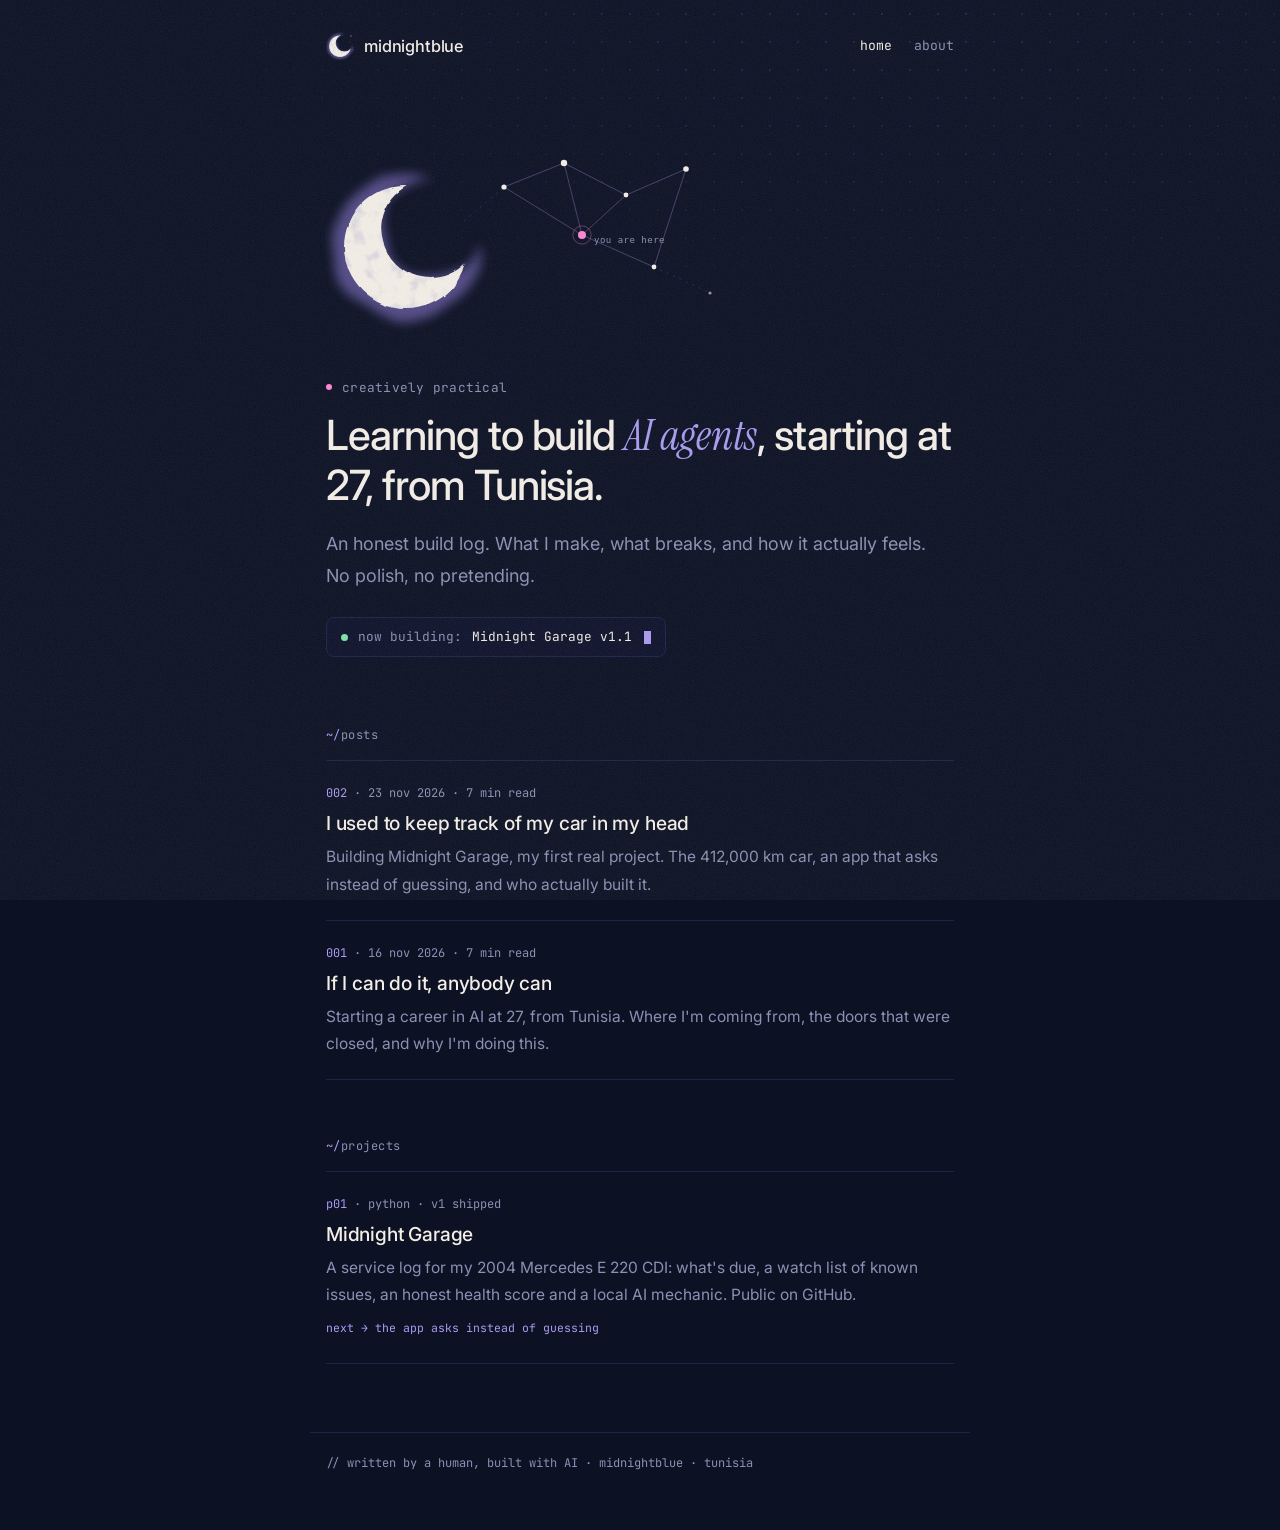
<file: index.html>
<!doctype html>
<html lang="en">
<head>
  <meta charset="utf-8">
  <meta name="viewport" content="width=device-width, initial-scale=1">
  <title>midnightblue</title>
  <meta name="description" content="A build log about learning to build AI agents, starting at 27 from Tunisia. Creatively practical.">
  <meta property="og:title" content="midnightblue">
  <meta property="og:description" content="Learning to build AI agents, starting at 27, from Tunisia.">
  <meta property="og:image" content="https://midnightbluelog.github.io/og.png">
  <meta name="twitter:card" content="summary_large_image">
  <link rel="icon" href="/moon.svg" type="image/svg+xml">
  <link rel="preconnect" href="https://fonts.googleapis.com">
  <link rel="preconnect" href="https://fonts.gstatic.com" crossorigin>
  <link href="https://fonts.googleapis.com/css2?family=Inter:wght@400;500;600&family=Instrument+Serif:ital@0;1&family=JetBrains+Mono:wght@400&display=swap" rel="stylesheet">
  <link rel="stylesheet" href="style.css">
</head>
<body>
  <header class="site-header">
    <div class="wrap">
      <a class="logo" href="/"><img src="/moon.svg" alt="">midnightblue</a>
      <nav class="nav">
        <a class="active" href="./">home</a>
        <a href="about.html">about</a>
      </nav>
    </div>
  </header>

  <main class="wrap">
    <section class="hero">
      <img class="hero-art" src="/hero.svg" alt="A watercolor crescent moon next to a small constellation of stars wired together like a network">
      <p class="tagline">creatively practical</p>
      <h1>Learning to build <span class="serif">AI agents</span>, starting at 27, from Tunisia.</h1>
      <p>An honest build log. What I make, what breaks, and how it actually feels. No polish, no pretending.</p>
      <p class="status"><span class="live"></span>now building: <b>Midnight Garage v1.1</b><span class="cursor"></span></p>
    </section>

    <section class="section">
      <h2>posts</h2>
      <a class="card" href="posts/midnight-garage.html">
        <div class="meta"><span class="idx">002</span> · 23 nov 2026 · 7 min read</div>
        <h3>I used to keep track of my car in my head</h3>
        <p>Building Midnight Garage, my first real project. The 412,000 km car, an app that asks instead of guessing, and who actually built it.</p>
      </a>
      <a class="card" href="posts/starting-at-27.html">
        <div class="meta"><span class="idx">001</span> · 16 nov 2026 · 7 min read</div>
        <h3>If I can do it, anybody can</h3>
        <p>Starting a career in AI at 27, from Tunisia. Where I'm coming from, the doors that were closed, and why I'm doing this.</p>
      </a>
    </section>

    <section class="section">
      <h2>projects</h2>
      <a class="card" href="https://github.com/midnightbluelog/w211-tracker">
        <div class="meta"><span class="idx">p01</span> · python · v1 shipped</div>
        <h3>Midnight Garage</h3>
        <p>A service log for my 2004 Mercedes E 220 CDI: what's due, a watch list of known issues, an honest health score and a local AI mechanic. Public on GitHub.</p>
        <span class="tag">next → the app asks instead of guessing</span>
      </a>
    </section>
  </main>

  <footer class="site-footer">
    <div class="wrap">// written by a human, built with AI · midnightblue · tunisia</div>
  </footer>
  <!-- Cloudflare Web Analytics --><script type='module' src='https://static.cloudflareinsights.com/beacon.min.js' data-cf-beacon='{"token": "aa273191af884fa4ae0877963c84672e"}'></script><!-- End Cloudflare Web Analytics -->
</body>
</html>
</file>
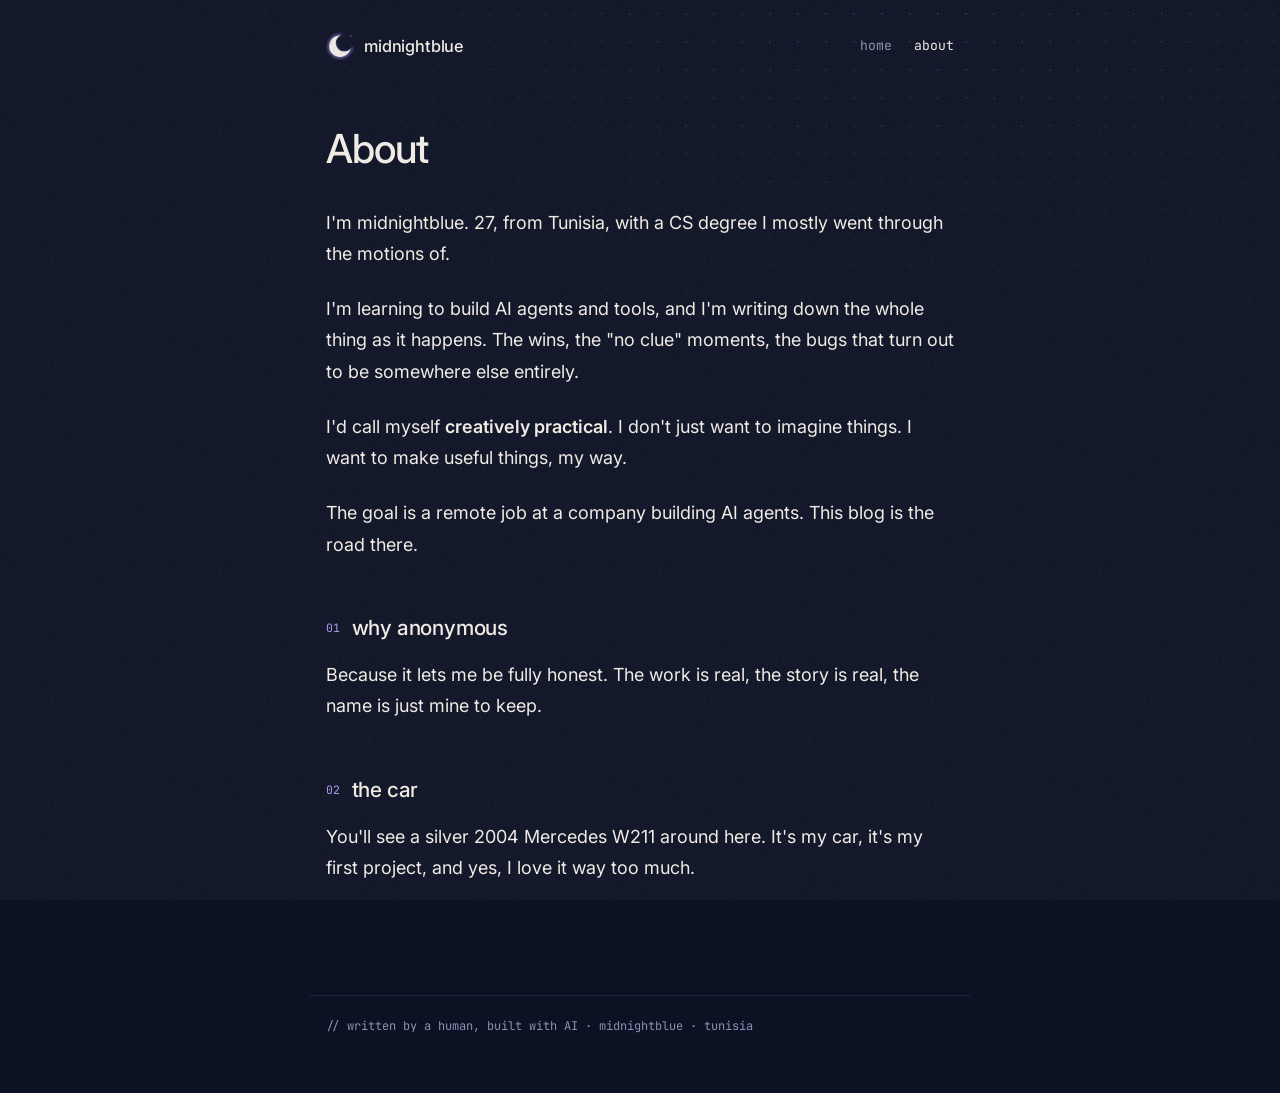
<file: about.html>
<!doctype html>
<html lang="en">
<head>
  <meta charset="utf-8">
  <meta name="viewport" content="width=device-width, initial-scale=1">
  <title>About · midnightblue</title>
  <meta name="description" content="Who midnightblue is, and what this build log is about.">
  <link rel="icon" href="/moon.svg" type="image/svg+xml">
  <link rel="preconnect" href="https://fonts.googleapis.com">
  <link rel="preconnect" href="https://fonts.gstatic.com" crossorigin>
  <link href="https://fonts.googleapis.com/css2?family=Inter:wght@400;500;600&family=Instrument+Serif:ital@0;1&family=JetBrains+Mono:wght@400&display=swap" rel="stylesheet">
  <link rel="stylesheet" href="style.css">
</head>
<body>
  <header class="site-header">
    <div class="wrap">
      <a class="logo" href="/"><img src="/moon.svg" alt="">midnightblue</a>
      <nav class="nav">
        <a href="./">home</a>
        <a class="active" href="about.html">about</a>
      </nav>
    </div>
  </header>

  <main class="wrap">
    <header class="post-header">
      <h1>About</h1>
    </header>
    <article class="post">
      <p>I'm midnightblue. 27, from Tunisia, with a CS degree I mostly went through the motions of.</p>
      <p>I'm learning to build AI agents and tools, and I'm writing down the whole thing as it happens. The wins, the "no clue" moments, the bugs that turn out to be somewhere else entirely.</p>
      <p>I'd call myself <strong>creatively practical</strong>. I don't just want to imagine things. I want to make useful things, my way.</p>
      <p>The goal is a remote job at a company building AI agents. This blog is the road there.</p>
      <h2>why anonymous</h2>
      <p>Because it lets me be fully honest. The work is real, the story is real, the name is just mine to keep.</p>
      <h2>the car</h2>
      <p>You'll see a silver 2004 Mercedes W211 around here. It's my car, it's my first project, and yes, I love it way too much.</p>
    </article>
  </main>

  <footer class="site-footer">
    <div class="wrap">// written by a human, built with AI · midnightblue · tunisia</div>
  </footer>
  <!-- Cloudflare Web Analytics --><script type='module' src='https://static.cloudflareinsights.com/beacon.min.js' data-cf-beacon='{"token": "aa273191af884fa4ae0877963c84672e"}'></script><!-- End Cloudflare Web Analytics -->
</body>
</html>
</file>
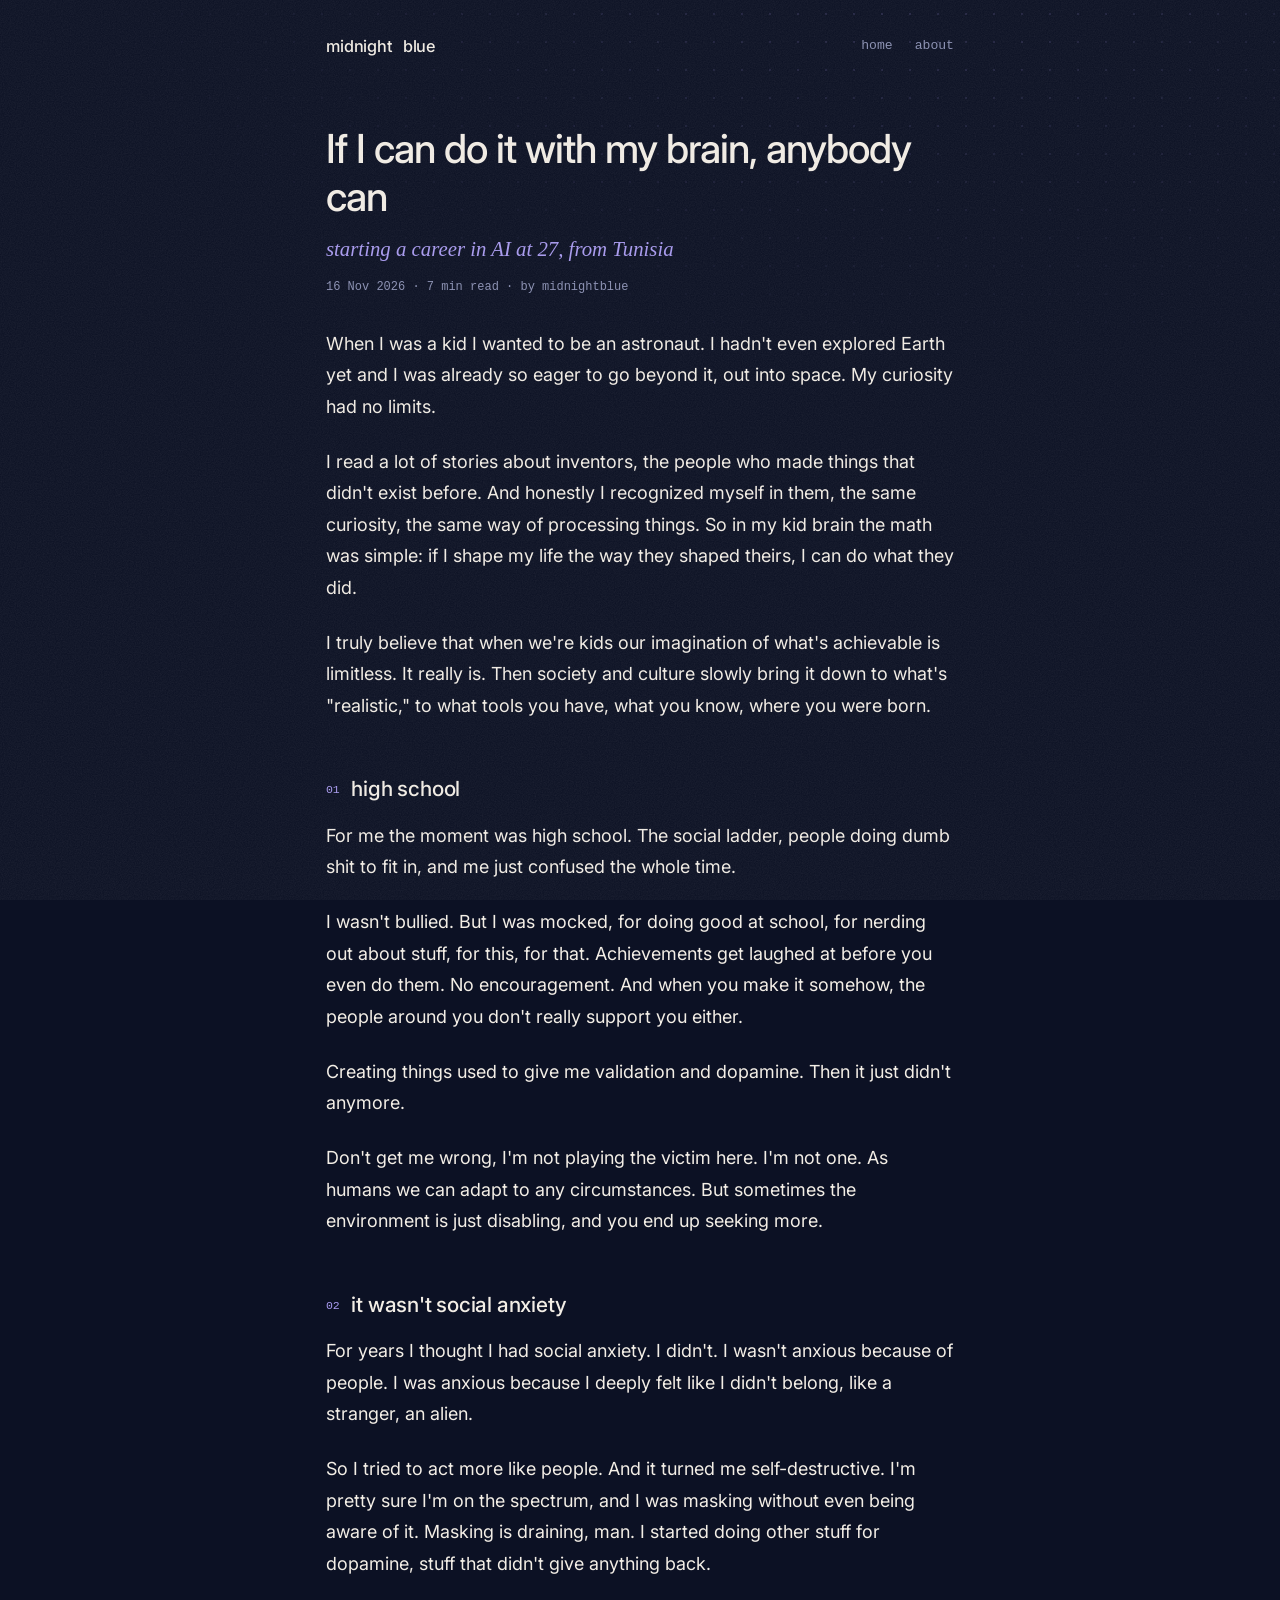
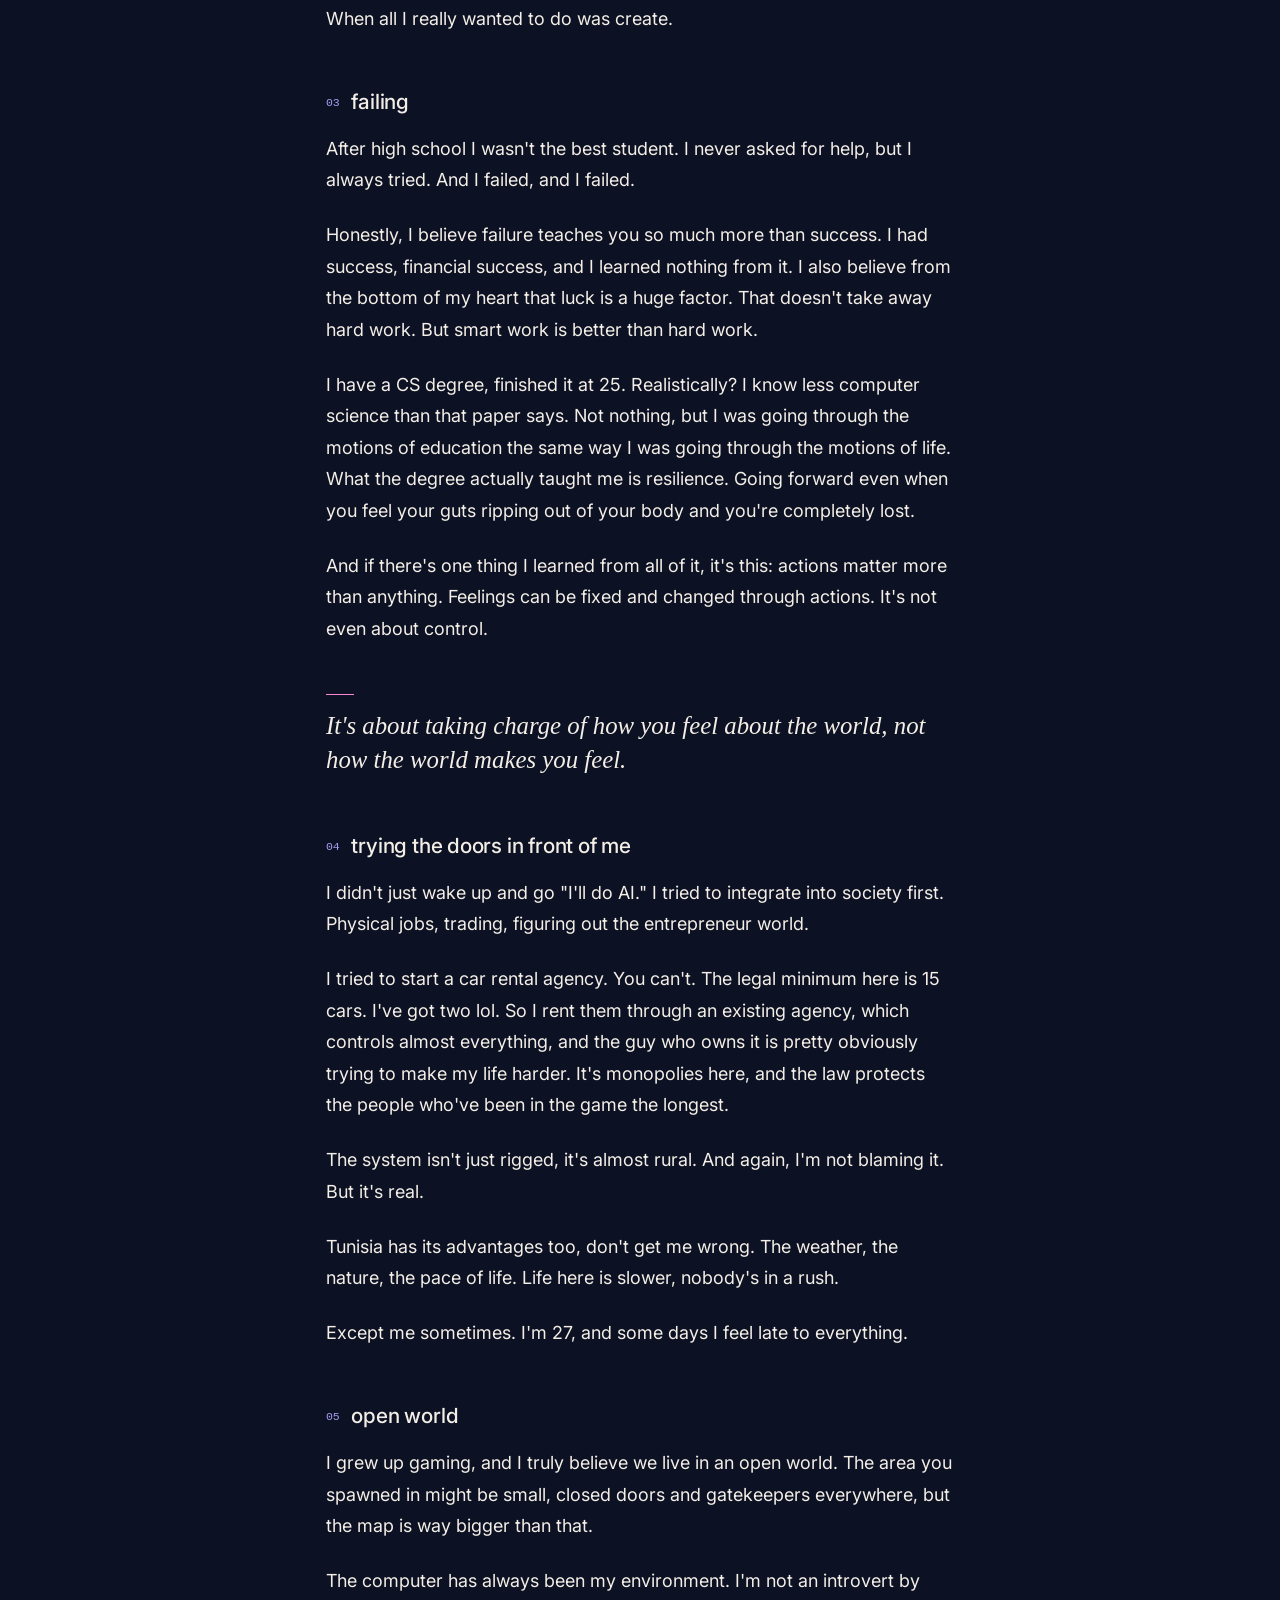
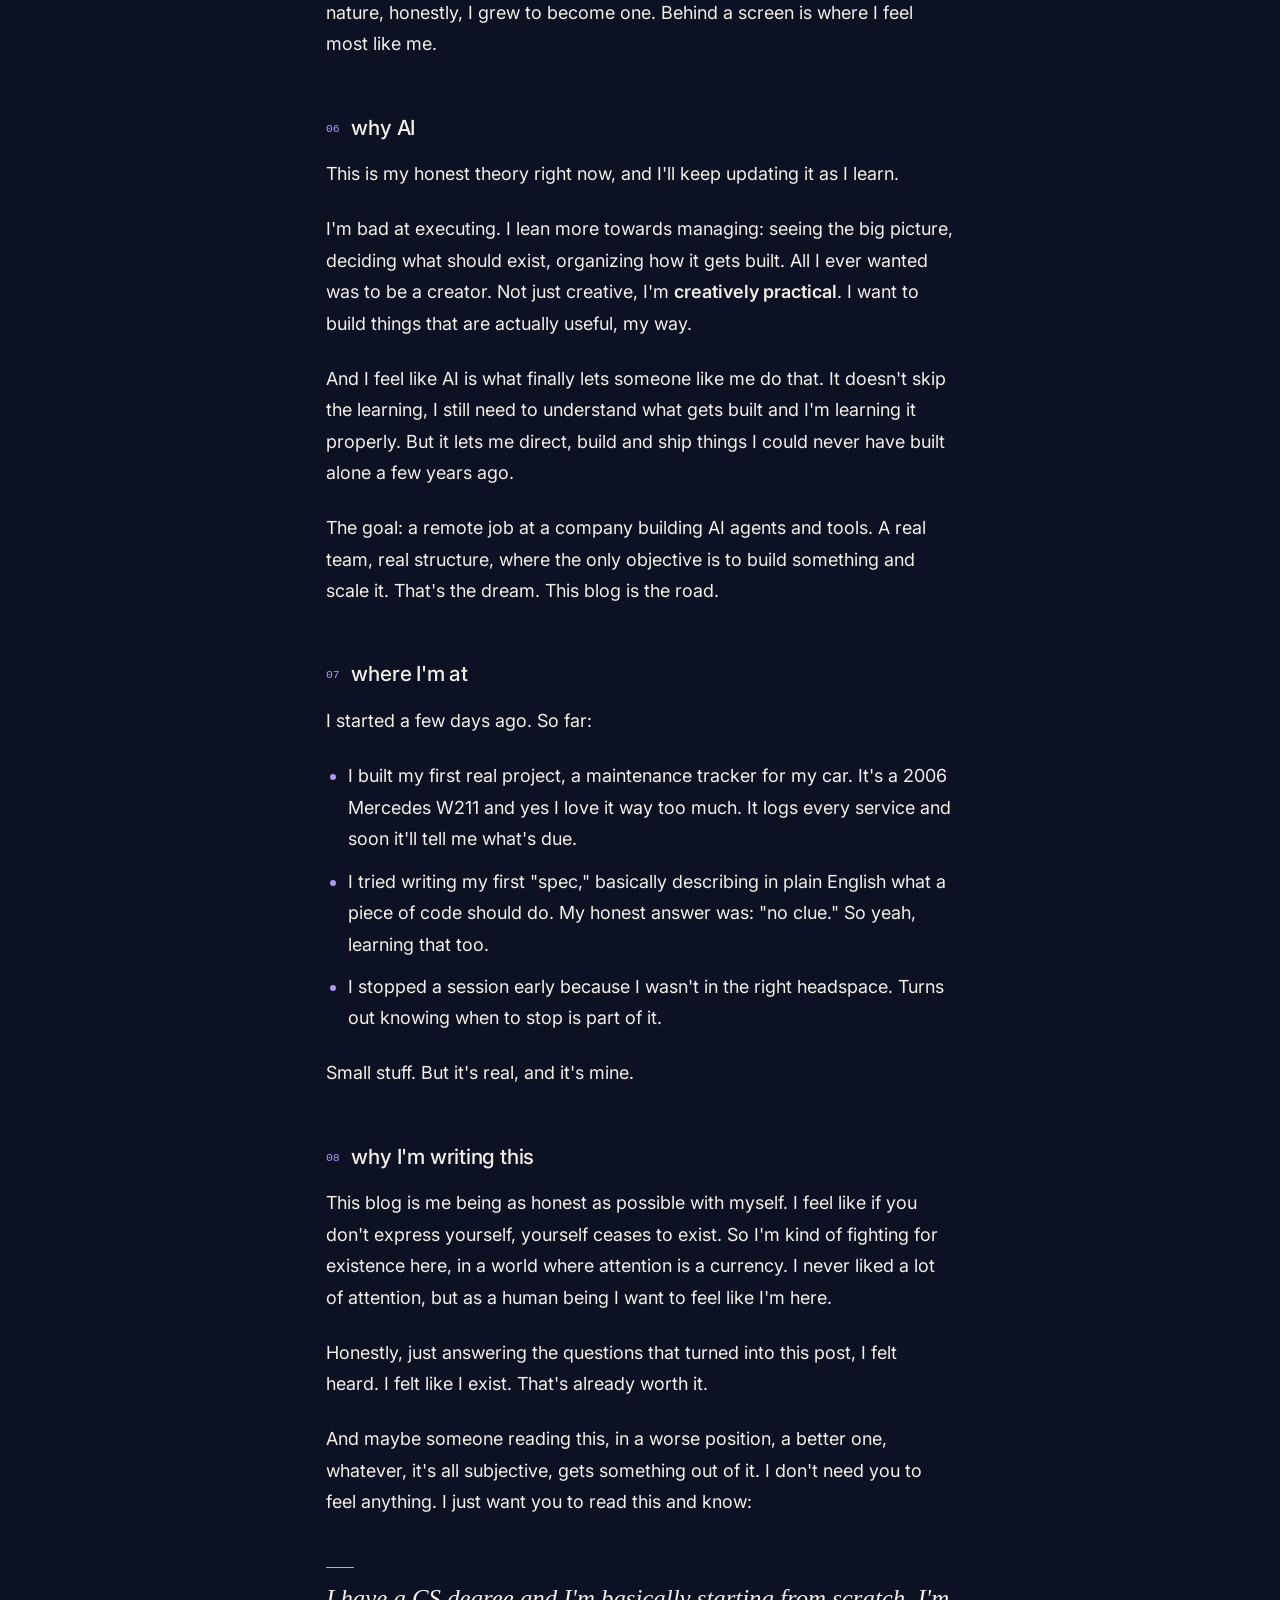
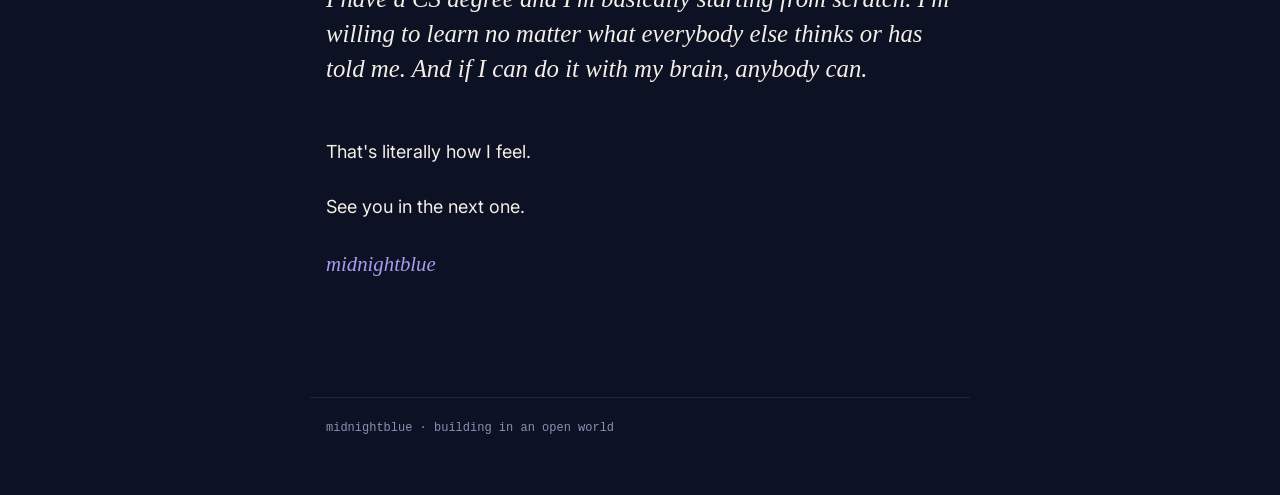
<file: posts/if-i-can-do-it-with-my-brain.html>
<!doctype html>
<html lang="en">
<head>
  <meta charset="utf-8">
  <meta name="viewport" content="width=device-width, initial-scale=1">
  <title>If I can do it with my brain, anybody can · midnightblue</title>
  <meta name="description" content="Starting a career in AI at 27, from Tunisia.">
  <meta property="og:title" content="If I can do it with my brain, anybody can">
  <meta property="og:description" content="Starting a career in AI at 27, from Tunisia.">
  <link rel="icon" href="data:image/svg+xml,<svg xmlns='http://www.w3.org/2000/svg' viewBox='0 0 100 100'><circle cx='50' cy='50' r='40' fill='%230a0f24' stroke='%23b06cff' stroke-width='8'/><circle cx='64' cy='40' r='22' fill='%230a0f24'/></svg>">
  <link rel="preconnect" href="https://fonts.googleapis.com">
  <link rel="preconnect" href="https://fonts.gstatic.com" crossorigin>
  <link href="https://fonts.googleapis.com/css2?family=Inter:wght@400;600&family=Space+Grotesk:wght@500;700&display=swap" rel="stylesheet">
  <link rel="stylesheet" href="../style.css">
</head>
<body>
  <header class="site-header">
    <div class="wrap">
      <a class="logo" href="../">midnight<span>blue</span></a>
      <nav class="nav">
        <a href="../">home</a>
        <a href="../about.html">about</a>
      </nav>
    </div>
  </header>

  <main class="wrap">
    <header class="post-header">
      <h1>If I can do it with my brain, anybody can</h1>
      <p class="subtitle">starting a career in AI at 27, from Tunisia</p>
      <div class="meta">16 Nov 2026 · 7 min read · by midnightblue</div>
    </header>

    <article class="post">
      <p>When I was a kid I wanted to be an astronaut. I hadn't even explored Earth yet and I was already so eager to go beyond it, out into space. My curiosity had no limits.</p>
      <p>I read a lot of stories about inventors, the people who made things that didn't exist before. And honestly I recognized myself in them, the same curiosity, the same way of processing things. So in my kid brain the math was simple: if I shape my life the way they shaped theirs, I can do what they did.</p>
      <p>I truly believe that when we're kids our imagination of what's achievable is limitless. It really is. Then society and culture slowly bring it down to what's "realistic," to what tools you have, what you know, where you were born.</p>

      <h2>high school</h2>
      <p>For me the moment was high school. The social ladder, people doing dumb shit to fit in, and me just confused the whole time.</p>
      <p>I wasn't bullied. But I was mocked, for doing good at school, for nerding out about stuff, for this, for that. Achievements get laughed at before you even do them. No encouragement. And when you make it somehow, the people around you don't really support you either.</p>
      <p>Creating things used to give me validation and dopamine. Then it just didn't anymore.</p>
      <p>Don't get me wrong, I'm not playing the victim here. I'm not one. As humans we can adapt to any circumstances. But sometimes the environment is just disabling, and you end up seeking more.</p>

      <h2>it wasn't social anxiety</h2>
      <p>For years I thought I had social anxiety. I didn't. I wasn't anxious because of people. I was anxious because I deeply felt like I didn't belong, like a stranger, an alien.</p>
      <p>So I tried to act more like people. And it turned me self-destructive. I'm pretty sure I'm on the spectrum, and I was masking without even being aware of it. Masking is draining, man. I started doing other stuff for dopamine, stuff that didn't give anything back.</p>
      <p>When all I really wanted to do was create.</p>

      <h2>failing</h2>
      <p>After high school I wasn't the best student. I never asked for help, but I always tried. And I failed, and I failed.</p>
      <p>Honestly, I believe failure teaches you so much more than success. I had success, financial success, and I learned nothing from it. I also believe from the bottom of my heart that luck is a huge factor. That doesn't take away hard work. But smart work is better than hard work.</p>
      <p>I have a CS degree, finished it at 25. Realistically? I know less computer science than that paper says. Not nothing, but I was going through the motions of education the same way I was going through the motions of life. What the degree actually taught me is resilience. Going forward even when you feel your guts ripping out of your body and you're completely lost.</p>
      <p>And if there's one thing I learned from all of it, it's this: actions matter more than anything. Feelings can be fixed and changed through actions. It's not even about control.</p>
      <blockquote>It's about taking charge of how you feel about the world, not how the world makes you feel.</blockquote>

      <h2>trying the doors in front of me</h2>
      <p>I didn't just wake up and go "I'll do AI." I tried to integrate into society first. Physical jobs, trading, figuring out the entrepreneur world.</p>
      <p>I tried to start a car rental agency. You can't. The legal minimum here is 15 cars. I've got two lol. So I rent them through an existing agency, which controls almost everything, and the guy who owns it is pretty obviously trying to make my life harder. It's monopolies here, and the law protects the people who've been in the game the longest.</p>
      <p>The system isn't just rigged, it's almost rural. And again, I'm not blaming it. But it's real.</p>
      <p>Tunisia has its advantages too, don't get me wrong. The weather, the nature, the pace of life. Life here is slower, nobody's in a rush.</p>
      <p>Except me sometimes. I'm 27, and some days I feel late to everything.</p>

      <h2>open world</h2>
      <p>I grew up gaming, and I truly believe we live in an open world. The area you spawned in might be small, closed doors and gatekeepers everywhere, but the map is way bigger than that.</p>
      <p>The computer has always been my environment. I'm not an introvert by nature, honestly, I grew to become one. Behind a screen is where I feel most like me.</p>

      <h2>why AI</h2>
      <p>This is my honest theory right now, and I'll keep updating it as I learn.</p>
      <p>I'm bad at executing. I lean more towards managing: seeing the big picture, deciding what should exist, organizing how it gets built. All I ever wanted was to be a creator. Not just creative, I'm <strong>creatively practical</strong>. I want to build things that are actually useful, my way.</p>
      <p>And I feel like AI is what finally lets someone like me do that. It doesn't skip the learning, I still need to understand what gets built and I'm learning it properly. But it lets me direct, build and ship things I could never have built alone a few years ago.</p>
      <p>The goal: a remote job at a company building AI agents and tools. A real team, real structure, where the only objective is to build something and scale it. That's the dream. This blog is the road.</p>

      <h2>where I'm at</h2>
      <p>I started a few days ago. So far:</p>
      <ul>
        <li>I built my first real project, a maintenance tracker for my car. It's a 2006 Mercedes W211 and yes I love it way too much. It logs every service and soon it'll tell me what's due.</li>
        <li>I tried writing my first "spec," basically describing in plain English what a piece of code should do. My honest answer was: "no clue." So yeah, learning that too.</li>
        <li>I stopped a session early because I wasn't in the right headspace. Turns out knowing when to stop is part of it.</li>
      </ul>
      <p>Small stuff. But it's real, and it's mine.</p>

      <h2>why I'm writing this</h2>
      <p>This blog is me being as honest as possible with myself. I feel like if you don't express yourself, yourself ceases to exist. So I'm kind of fighting for existence here, in a world where attention is a currency. I never liked a lot of attention, but as a human being I want to feel like I'm here.</p>
      <p>Honestly, just answering the questions that turned into this post, I felt heard. I felt like I exist. That's already worth it.</p>
      <p>And maybe someone reading this, in a worse position, a better one, whatever, it's all subjective, gets something out of it. I don't need you to feel anything. I just want you to read this and know:</p>
      <blockquote>I have a CS degree and I'm basically starting from scratch. I'm willing to learn no matter what everybody else thinks or has told me. And if I can do it with my brain, anybody can.</blockquote>
      <p>That's literally how I feel.</p>
      <p>See you in the next one.</p>
      <p class="signoff">midnightblue</p>
    </article>
  </main>

  <footer class="site-footer">
    <div class="wrap">midnightblue · building in an open world</div>
  </footer>
</body>
</html>
</file>
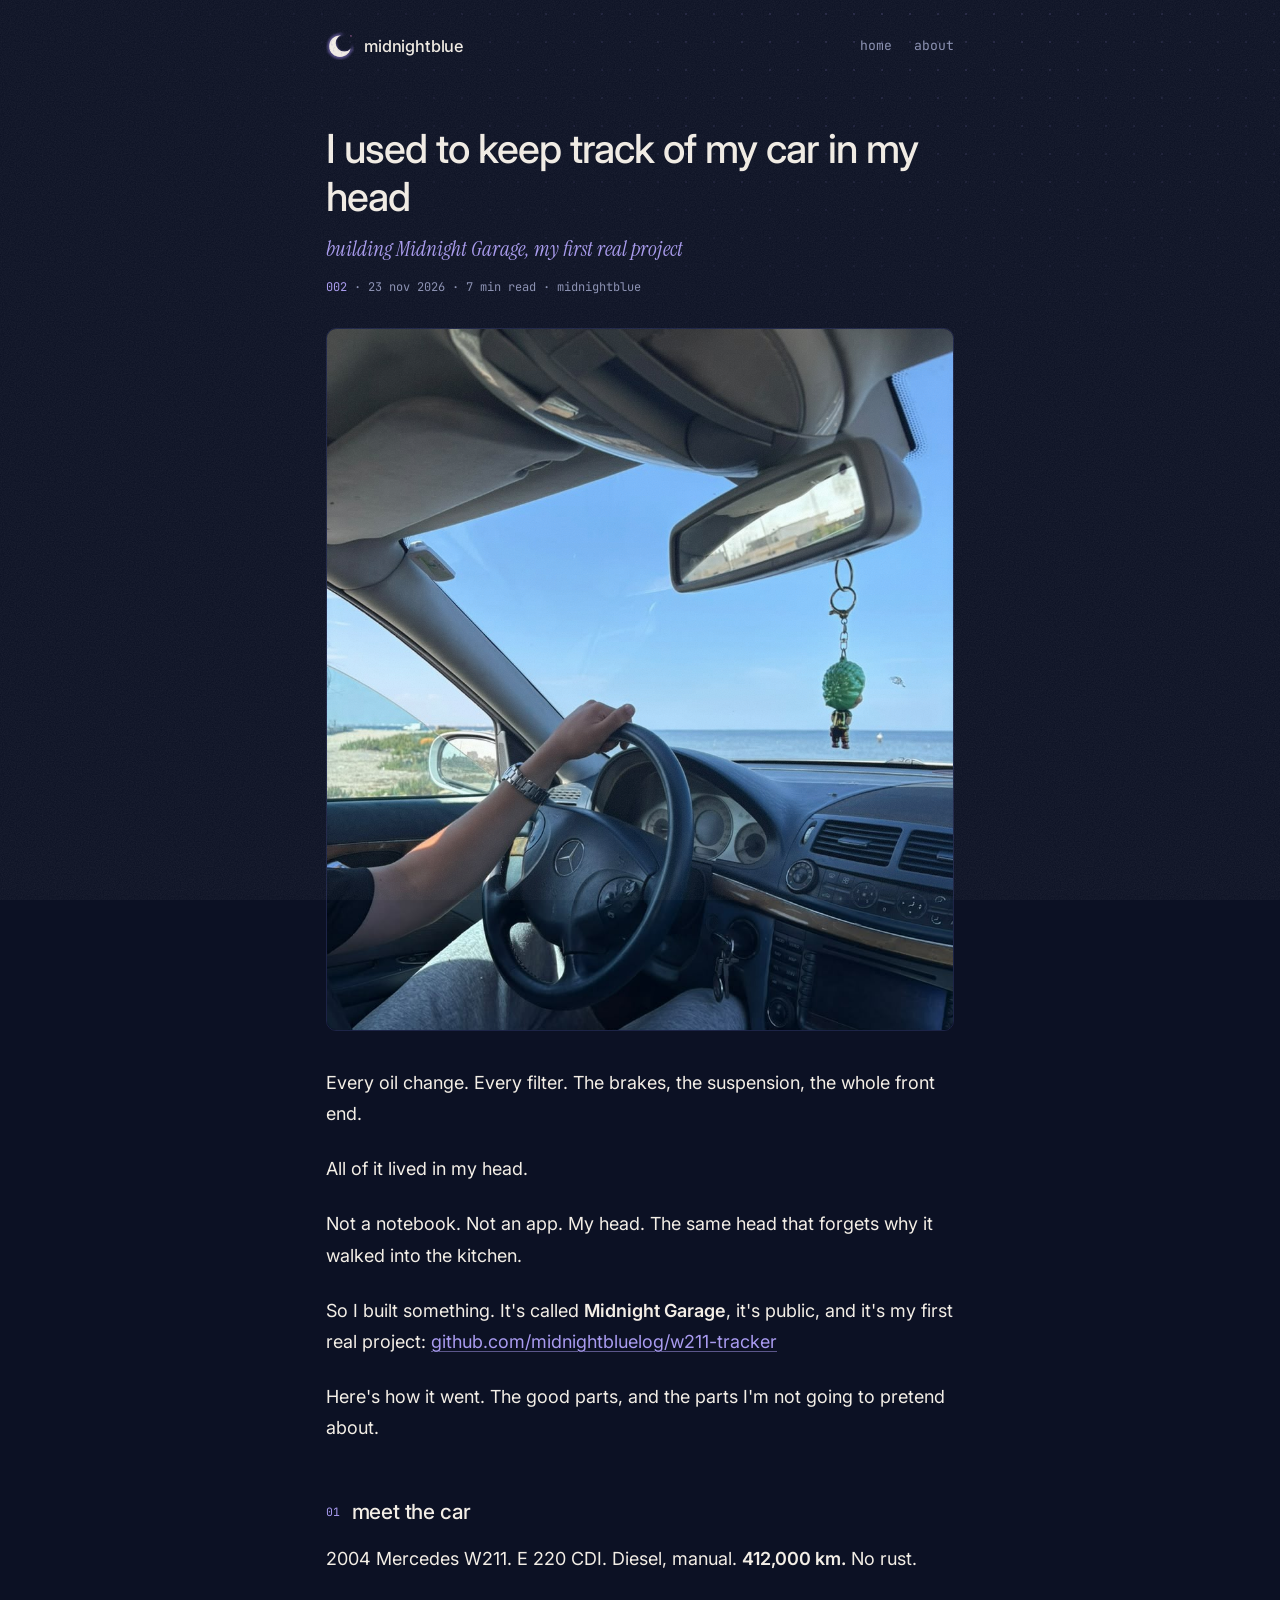
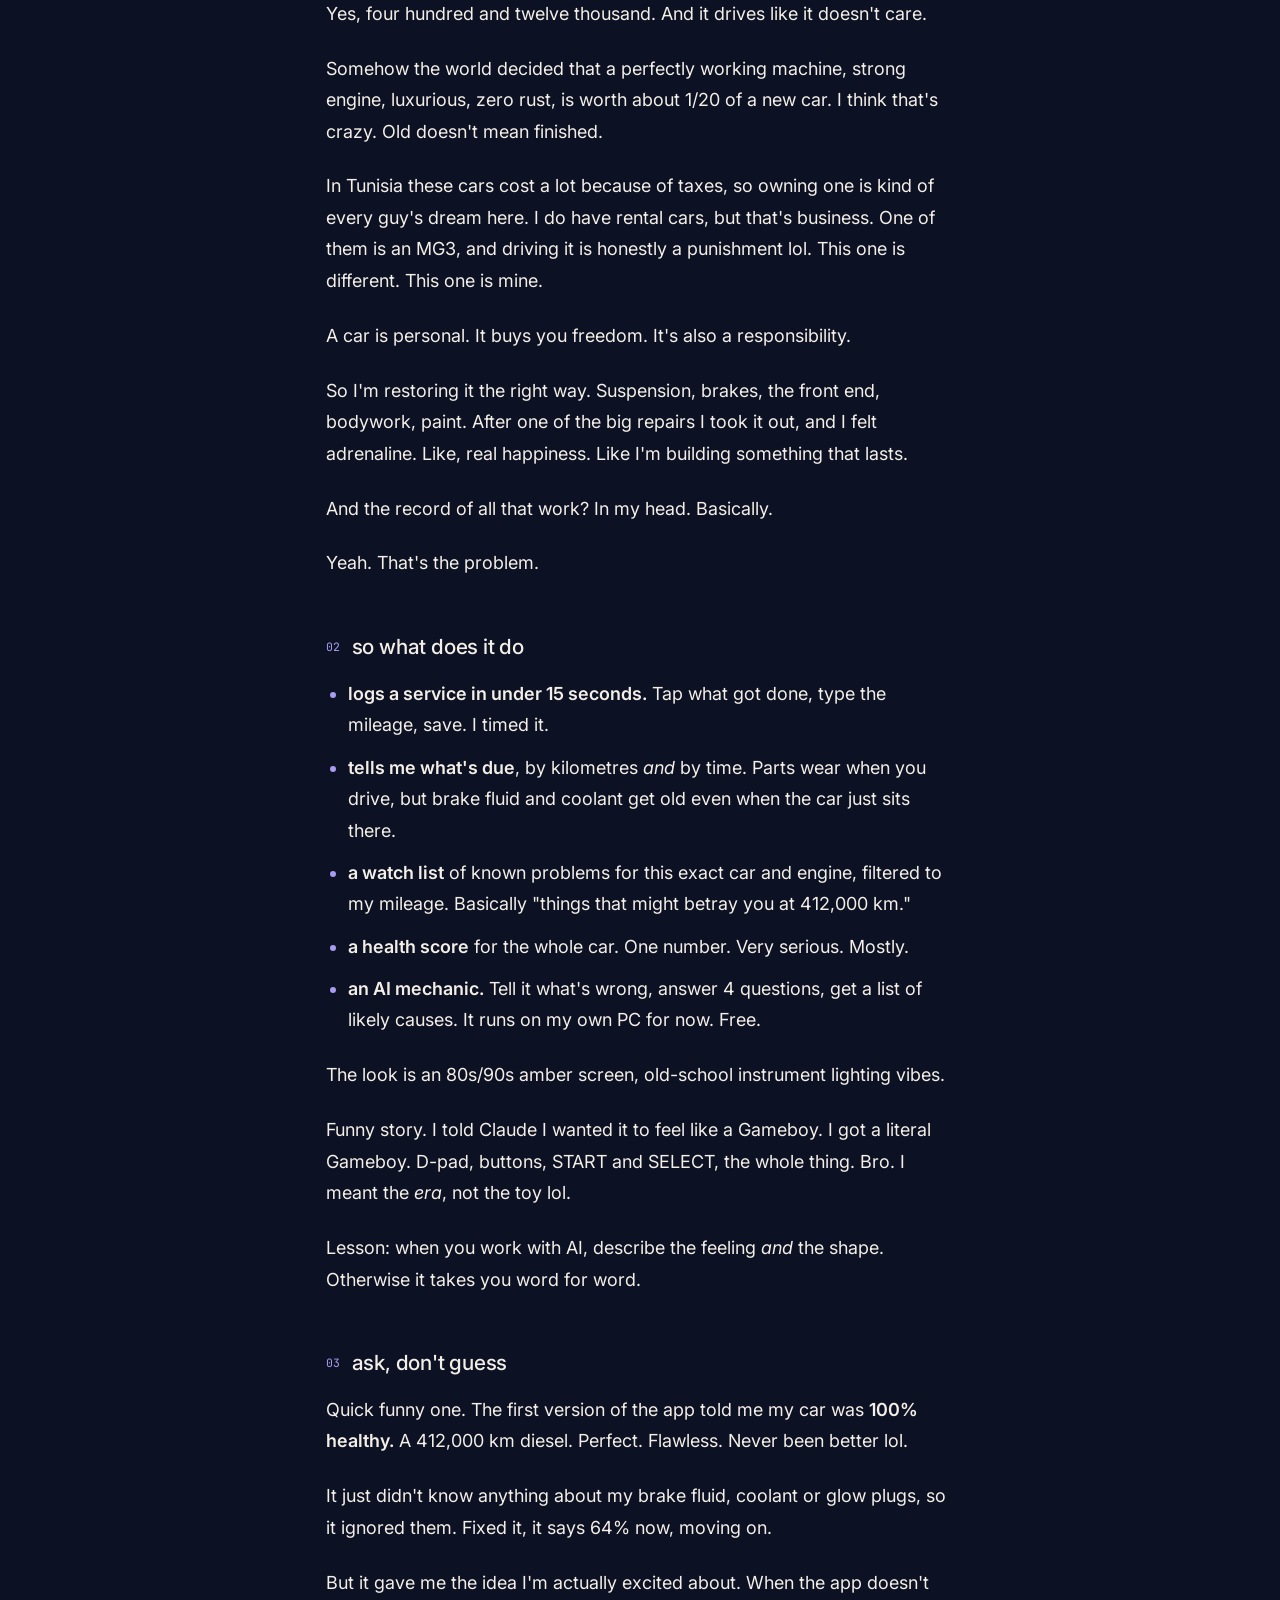
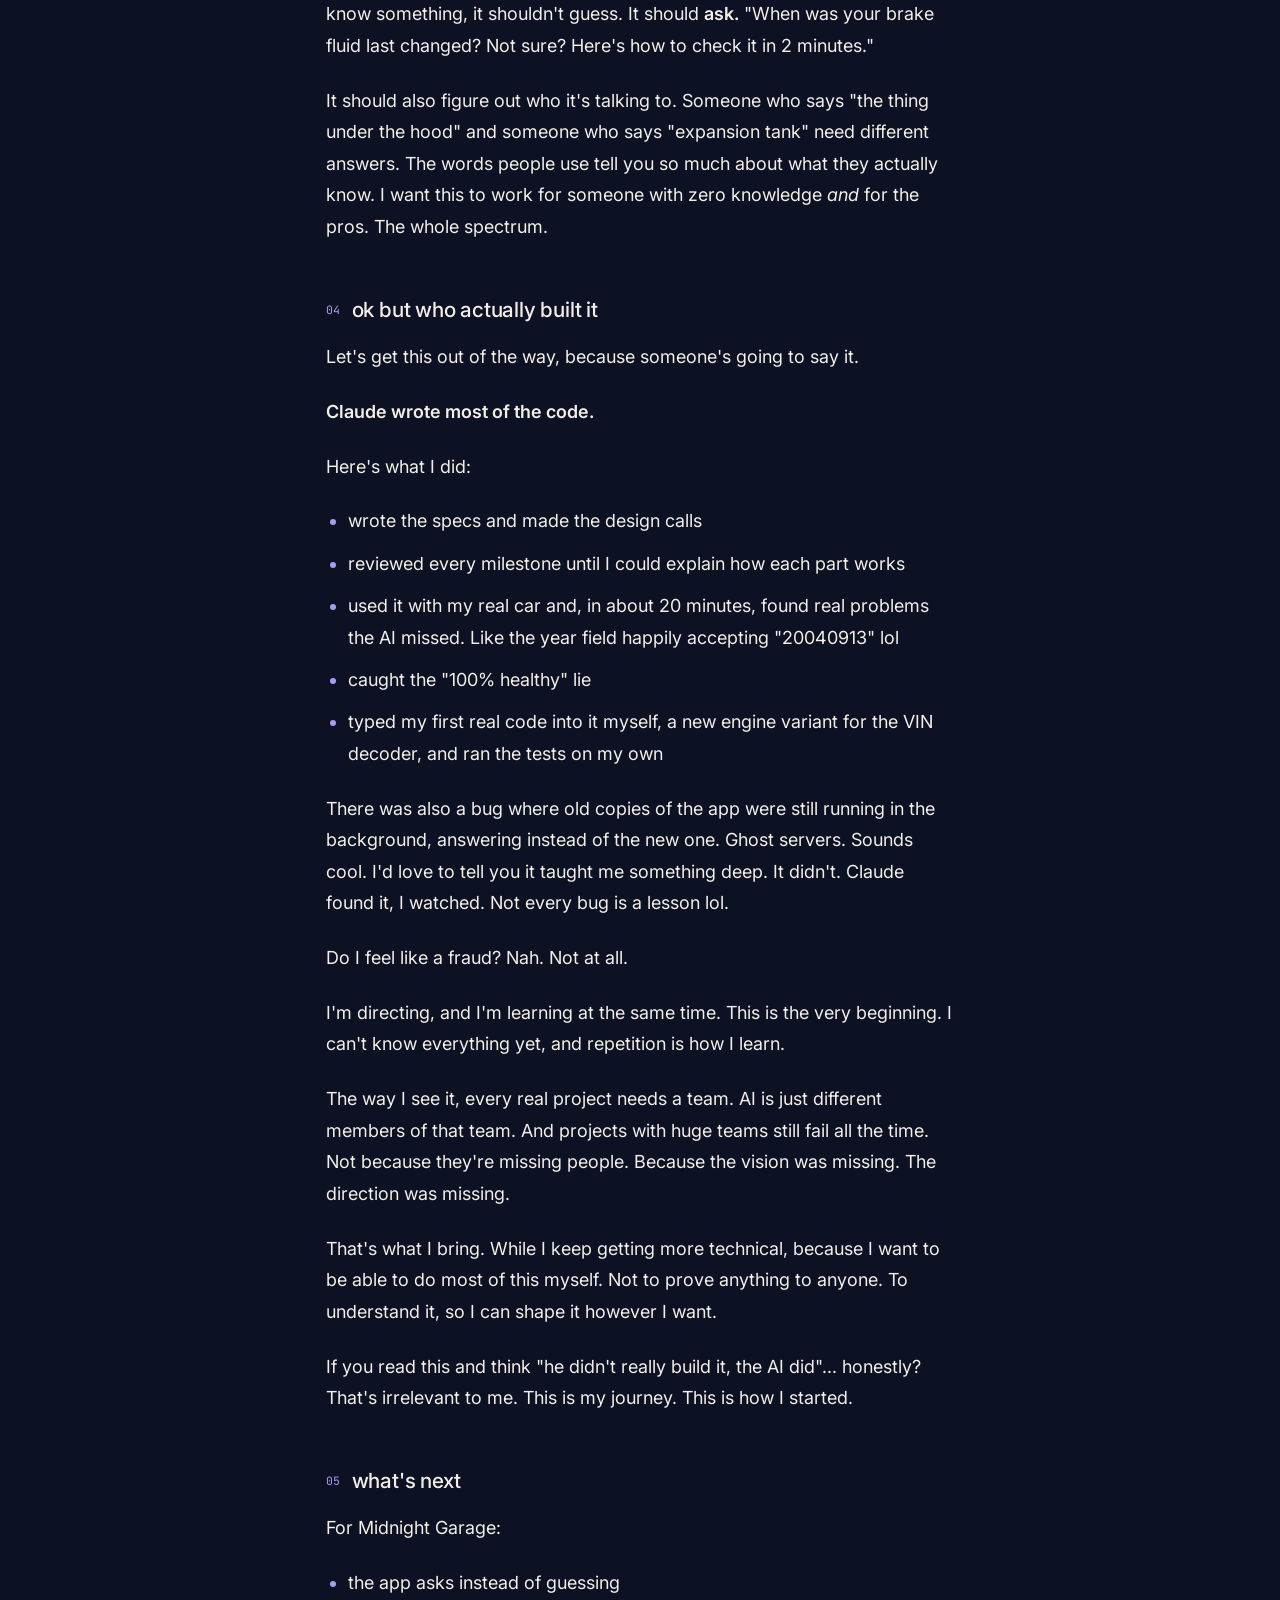
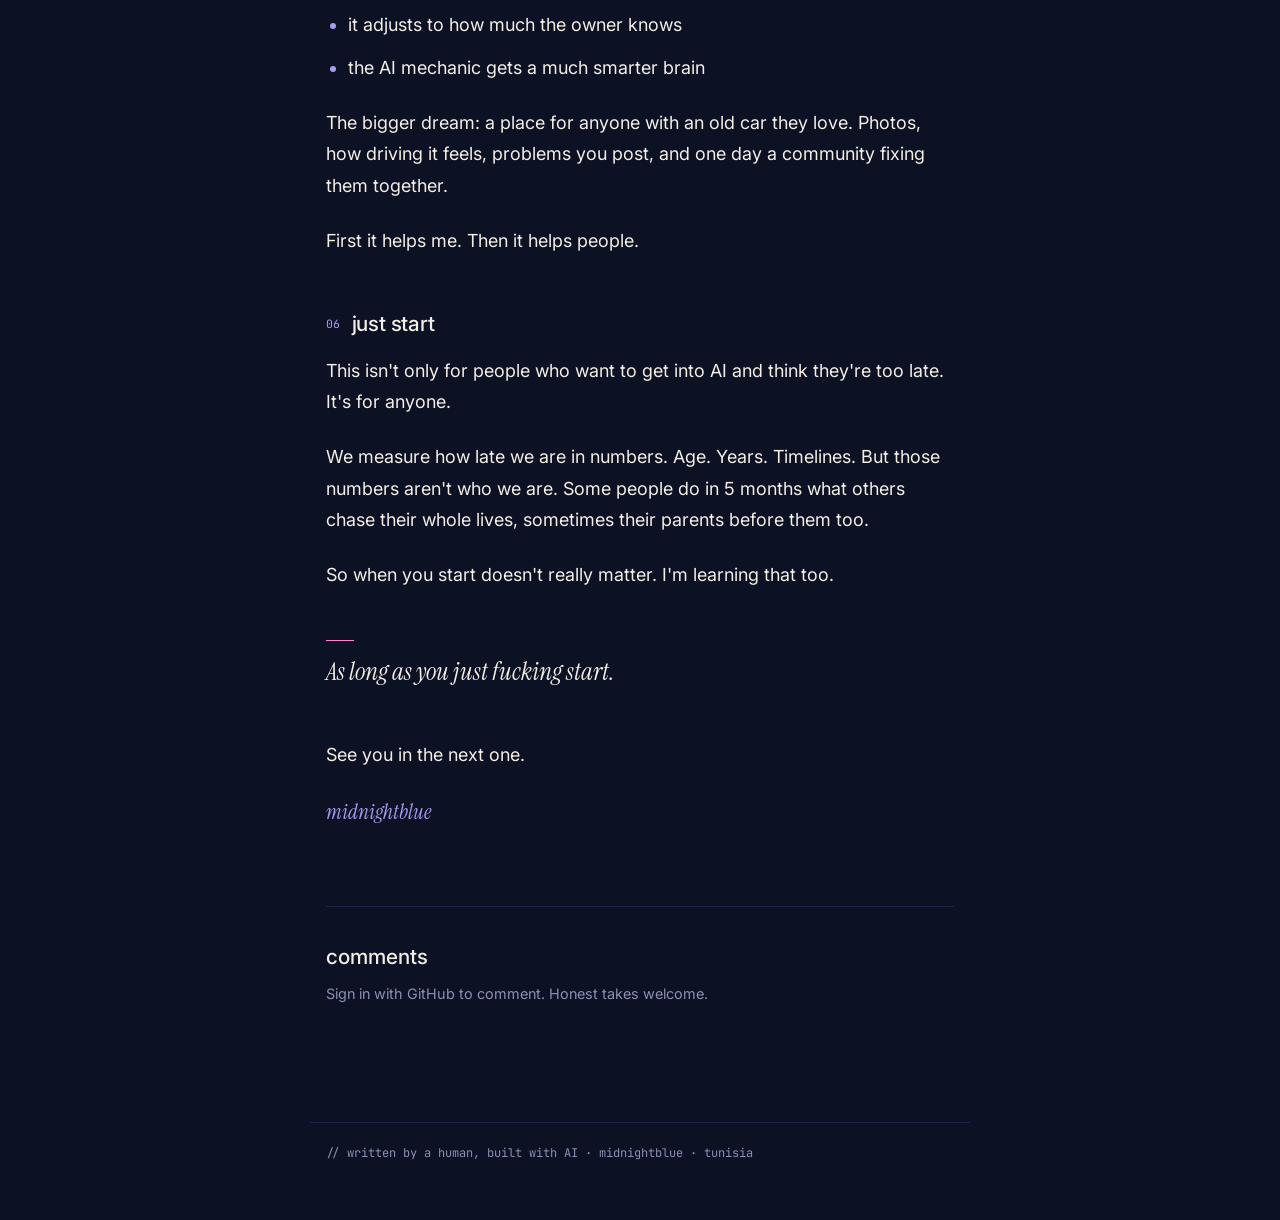
<file: posts/midnight-garage.html>
<!doctype html>
<html lang="en">
<head>
  <meta charset="utf-8">
  <meta name="viewport" content="width=device-width, initial-scale=1">
  <title>I used to keep track of my car in my head · midnightblue</title>
  <meta name="description" content="Building Midnight Garage, my first real project: a service log, an honest health score and an AI mechanic for my 412,000 km W211.">
  <meta property="og:title" content="I used to keep track of my car in my head">
  <meta property="og:description" content="Building Midnight Garage, my first real project.">
  <meta property="og:image" content="https://midnightbluelog.github.io/posts/img/post-02-cockpit.jpg">
  <meta name="twitter:card" content="summary_large_image">
  <link rel="icon" href="/moon.svg" type="image/svg+xml">
  <link rel="preconnect" href="https://fonts.googleapis.com">
  <link rel="preconnect" href="https://fonts.gstatic.com" crossorigin>
  <link href="https://fonts.googleapis.com/css2?family=Inter:wght@400;500;600&family=Instrument+Serif:ital@0;1&family=JetBrains+Mono:wght@400&display=swap" rel="stylesheet">
  <link rel="stylesheet" href="../style.css">
</head>
<body>
  <header class="site-header">
    <div class="wrap">
      <a class="logo" href="/"><img src="/moon.svg" alt="">midnightblue</a>
      <nav class="nav">
        <a href="../">home</a>
        <a href="../about.html">about</a>
      </nav>
    </div>
  </header>

  <main class="wrap">
    <header class="post-header">
      <h1>I used to keep track of my car in my head</h1>
      <p class="subtitle">building Midnight Garage, my first real project</p>
      <div class="meta"><span class="idx">002</span> · 23 nov 2026 · 7 min read · midnightblue</div>
    </header>

    <article class="post">
      <figure class="post-photo"><img src="img/post-02-cockpit.jpg" alt="Hand on the steering wheel of the W211, the sea ahead through the windscreen" width="960" height="1075"></figure>

      <p>Every oil change. Every filter. The brakes, the suspension, the whole front end.</p>
      <p>All of it lived in my head.</p>
      <p>Not a notebook. Not an app. My head. The same head that forgets why it walked into the kitchen.</p>
      <p>So I built something. It's called <strong>Midnight Garage</strong>, it's public, and it's my first real project: <a href="https://github.com/midnightbluelog/w211-tracker">github.com/midnightbluelog/w211-tracker</a></p>
      <p>Here's how it went. The good parts, and the parts I'm not going to pretend about.</p>

      <h2>meet the car</h2>
      <p>2004 Mercedes W211. E 220 CDI. Diesel, manual. <strong>412,000 km.</strong> No rust.</p>
      <p>Yes, four hundred and twelve thousand. And it drives like it doesn't care.</p>
      <p>Somehow the world decided that a perfectly working machine, strong engine, luxurious, zero rust, is worth about 1/20 of a new car. I think that's crazy. Old doesn't mean finished.</p>
      <p>In Tunisia these cars cost a lot because of taxes, so owning one is kind of every guy's dream here. I do have rental cars, but that's business. One of them is an MG3, and driving it is honestly a punishment lol. This one is different. This one is mine.</p>
      <p>A car is personal. It buys you freedom. It's also a responsibility.</p>
      <p>So I'm restoring it the right way. Suspension, brakes, the front end, bodywork, paint. After one of the big repairs I took it out, and I felt adrenaline. Like, real happiness. Like I'm building something that lasts.</p>
      <p>And the record of all that work? In my head. Basically.</p>
      <p>Yeah. That's the problem.</p>

      <h2>so what does it do</h2>
      <ul>
        <li><strong>logs a service in under 15 seconds.</strong> Tap what got done, type the mileage, save. I timed it.</li>
        <li><strong>tells me what's due</strong>, by kilometres <em>and</em> by time. Parts wear when you drive, but brake fluid and coolant get old even when the car just sits there.</li>
        <li><strong>a watch list</strong> of known problems for this exact car and engine, filtered to my mileage. Basically "things that might betray you at 412,000 km."</li>
        <li><strong>a health score</strong> for the whole car. One number. Very serious. Mostly.</li>
        <li><strong>an AI mechanic.</strong> Tell it what's wrong, answer 4 questions, get a list of likely causes. It runs on my own PC for now. Free.</li>
      </ul>
      <p>The look is an 80s/90s amber screen, old-school instrument lighting vibes.</p>
      <p>Funny story. I told Claude I wanted it to feel like a Gameboy. I got a literal Gameboy. D-pad, buttons, START and SELECT, the whole thing. Bro. I meant the <em>era</em>, not the toy lol.</p>
      <p>Lesson: when you work with AI, describe the feeling <em>and</em> the shape. Otherwise it takes you word for word.</p>

      <h2>ask, don't guess</h2>
      <p>Quick funny one. The first version of the app told me my car was <strong>100% healthy.</strong> A 412,000 km diesel. Perfect. Flawless. Never been better lol.</p>
      <p>It just didn't know anything about my brake fluid, coolant or glow plugs, so it ignored them. Fixed it, it says 64% now, moving on.</p>
      <p>But it gave me the idea I'm actually excited about. When the app doesn't know something, it shouldn't guess. It should <strong>ask.</strong> "When was your brake fluid last changed? Not sure? Here's how to check it in 2 minutes."</p>
      <p>It should also figure out who it's talking to. Someone who says "the thing under the hood" and someone who says "expansion tank" need different answers. The words people use tell you so much about what they actually know. I want this to work for someone with zero knowledge <em>and</em> for the pros. The whole spectrum.</p>

      <h2>ok but who actually built it</h2>
      <p>Let's get this out of the way, because someone's going to say it.</p>
      <p><strong>Claude wrote most of the code.</strong></p>
      <p>Here's what I did:</p>
      <ul>
        <li>wrote the specs and made the design calls</li>
        <li>reviewed every milestone until I could explain how each part works</li>
        <li>used it with my real car and, in about 20 minutes, found real problems the AI missed. Like the year field happily accepting "20040913" lol</li>
        <li>caught the "100% healthy" lie</li>
        <li>typed my first real code into it myself, a new engine variant for the VIN decoder, and ran the tests on my own</li>
      </ul>
      <p>There was also a bug where old copies of the app were still running in the background, answering instead of the new one. Ghost servers. Sounds cool. I'd love to tell you it taught me something deep. It didn't. Claude found it, I watched. Not every bug is a lesson lol.</p>
      <p>Do I feel like a fraud? Nah. Not at all.</p>
      <p>I'm directing, and I'm learning at the same time. This is the very beginning. I can't know everything yet, and repetition is how I learn.</p>
      <p>The way I see it, every real project needs a team. AI is just different members of that team. And projects with huge teams still fail all the time. Not because they're missing people. Because the vision was missing. The direction was missing.</p>
      <p>That's what I bring. While I keep getting more technical, because I want to be able to do most of this myself. Not to prove anything to anyone. To understand it, so I can shape it however I want.</p>
      <p>If you read this and think "he didn't really build it, the AI did"... honestly? That's irrelevant to me. This is my journey. This is how I started.</p>

      <h2>what's next</h2>
      <p>For Midnight Garage:</p>
      <ul>
        <li>the app asks instead of guessing</li>
        <li>it adjusts to how much the owner knows</li>
        <li>the AI mechanic gets a much smarter brain</li>
      </ul>
      <p>The bigger dream: a place for anyone with an old car they love. Photos, how driving it feels, problems you post, and one day a community fixing them together.</p>
      <p>First it helps me. Then it helps people.</p>

      <h2>just start</h2>
      <p>This isn't only for people who want to get into AI and think they're too late. It's for anyone.</p>
      <p>We measure how late we are in numbers. Age. Years. Timelines. But those numbers aren't who we are. Some people do in 5 months what others chase their whole lives, sometimes their parents before them too.</p>
      <p>So when you start doesn't really matter. I'm learning that too.</p>
      <blockquote>As long as you just fucking start.</blockquote>
      <p>See you in the next one.</p>
      <p class="signoff">midnightblue</p>
    </article>

    <section class="comments">
      <h2>comments</h2>
      <p class="comments-note">Sign in with GitHub to comment. Honest takes welcome.</p>
      <script src="https://giscus.app/client.js"
        data-repo="midnightbluelog/midnightbluelog.github.io"
        data-repo-id="R_kgDOVvtqlw"
        data-category="Announcements"
        data-category-id="DIC_kwDOVvtql84DLTtb"
        data-mapping="pathname"
        data-strict="1"
        data-reactions-enabled="1"
        data-emit-metadata="0"
        data-input-position="top"
        data-theme="transparent_dark"
        data-lang="en"
        data-loading="lazy"
        crossorigin="anonymous"
        async>
      </script>
    </section>
  </main>

  <footer class="site-footer">
    <div class="wrap">// written by a human, built with AI · midnightblue · tunisia</div>
  </footer>
  <!-- Cloudflare Web Analytics --><script type='module' src='https://static.cloudflareinsights.com/beacon.min.js' data-cf-beacon='{"token": "aa273191af884fa4ae0877963c84672e"}'></script><!-- End Cloudflare Web Analytics -->
</body>
</html>
</file>
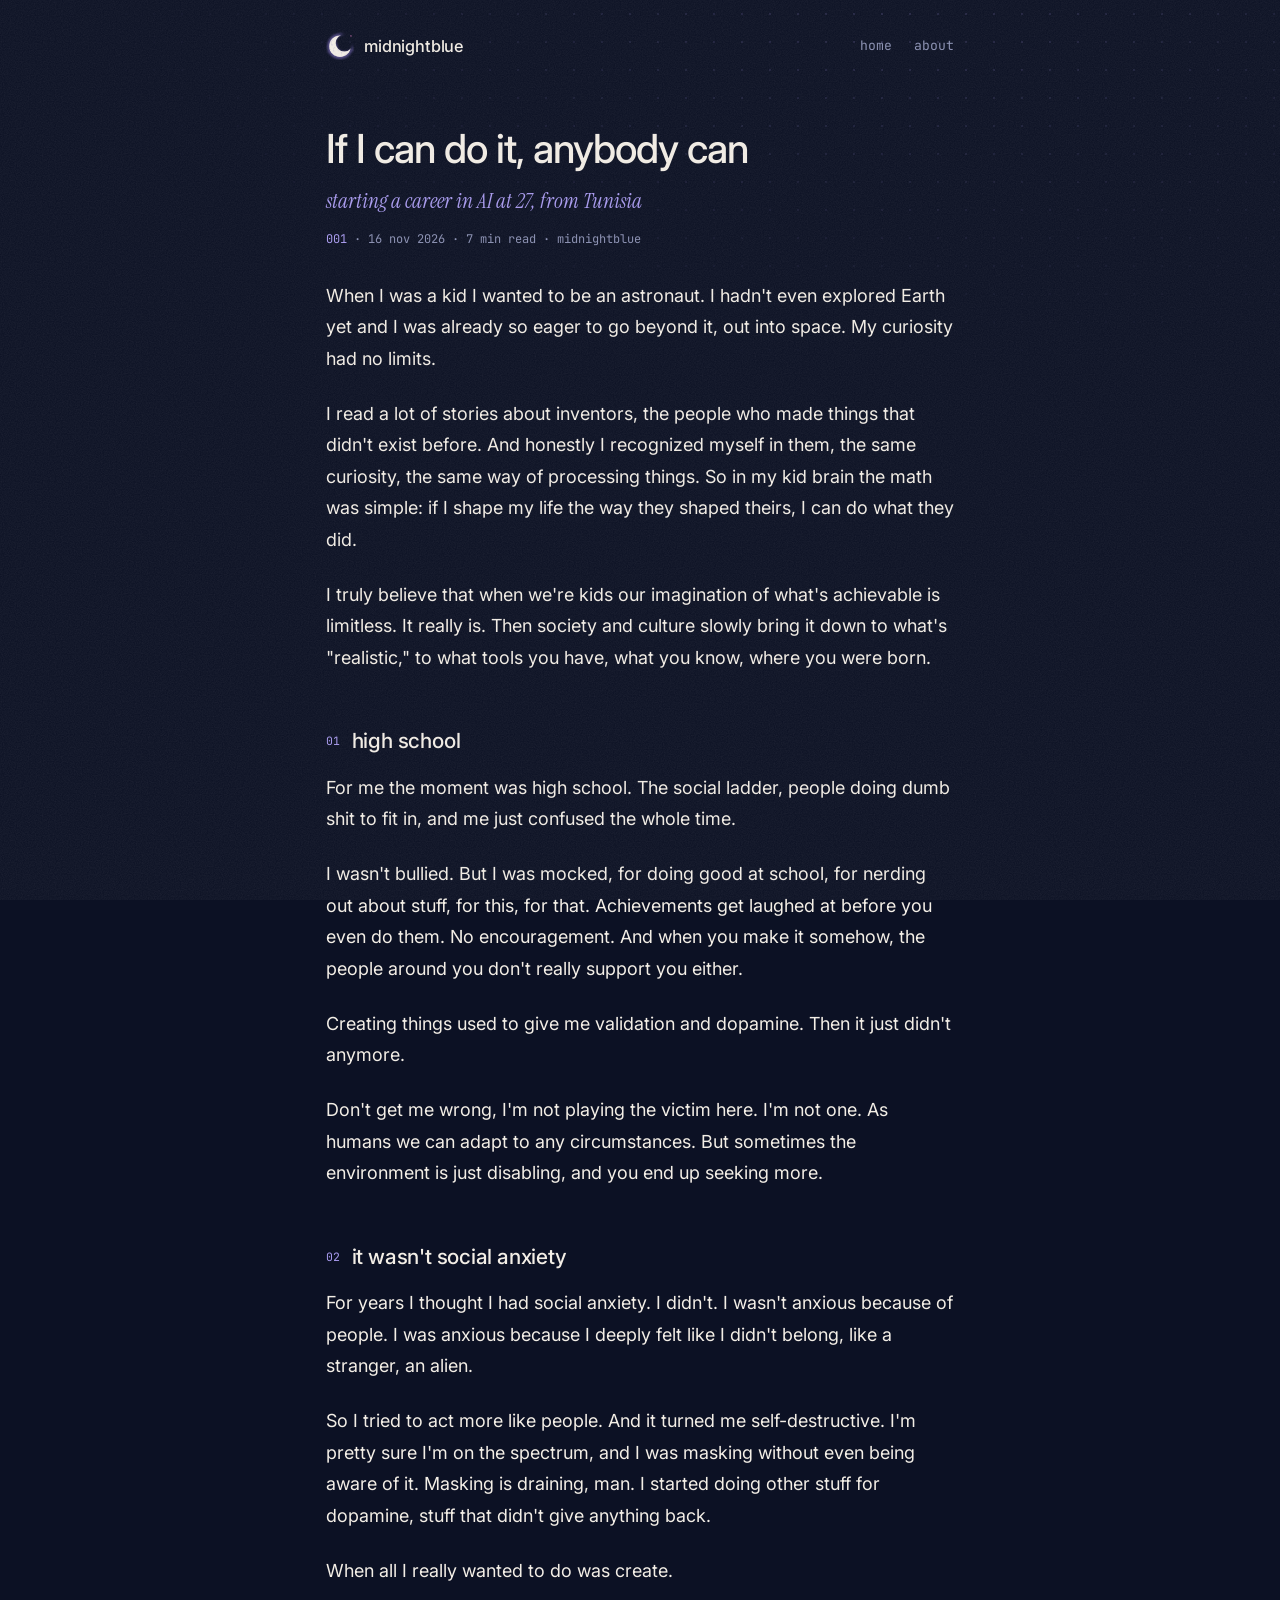
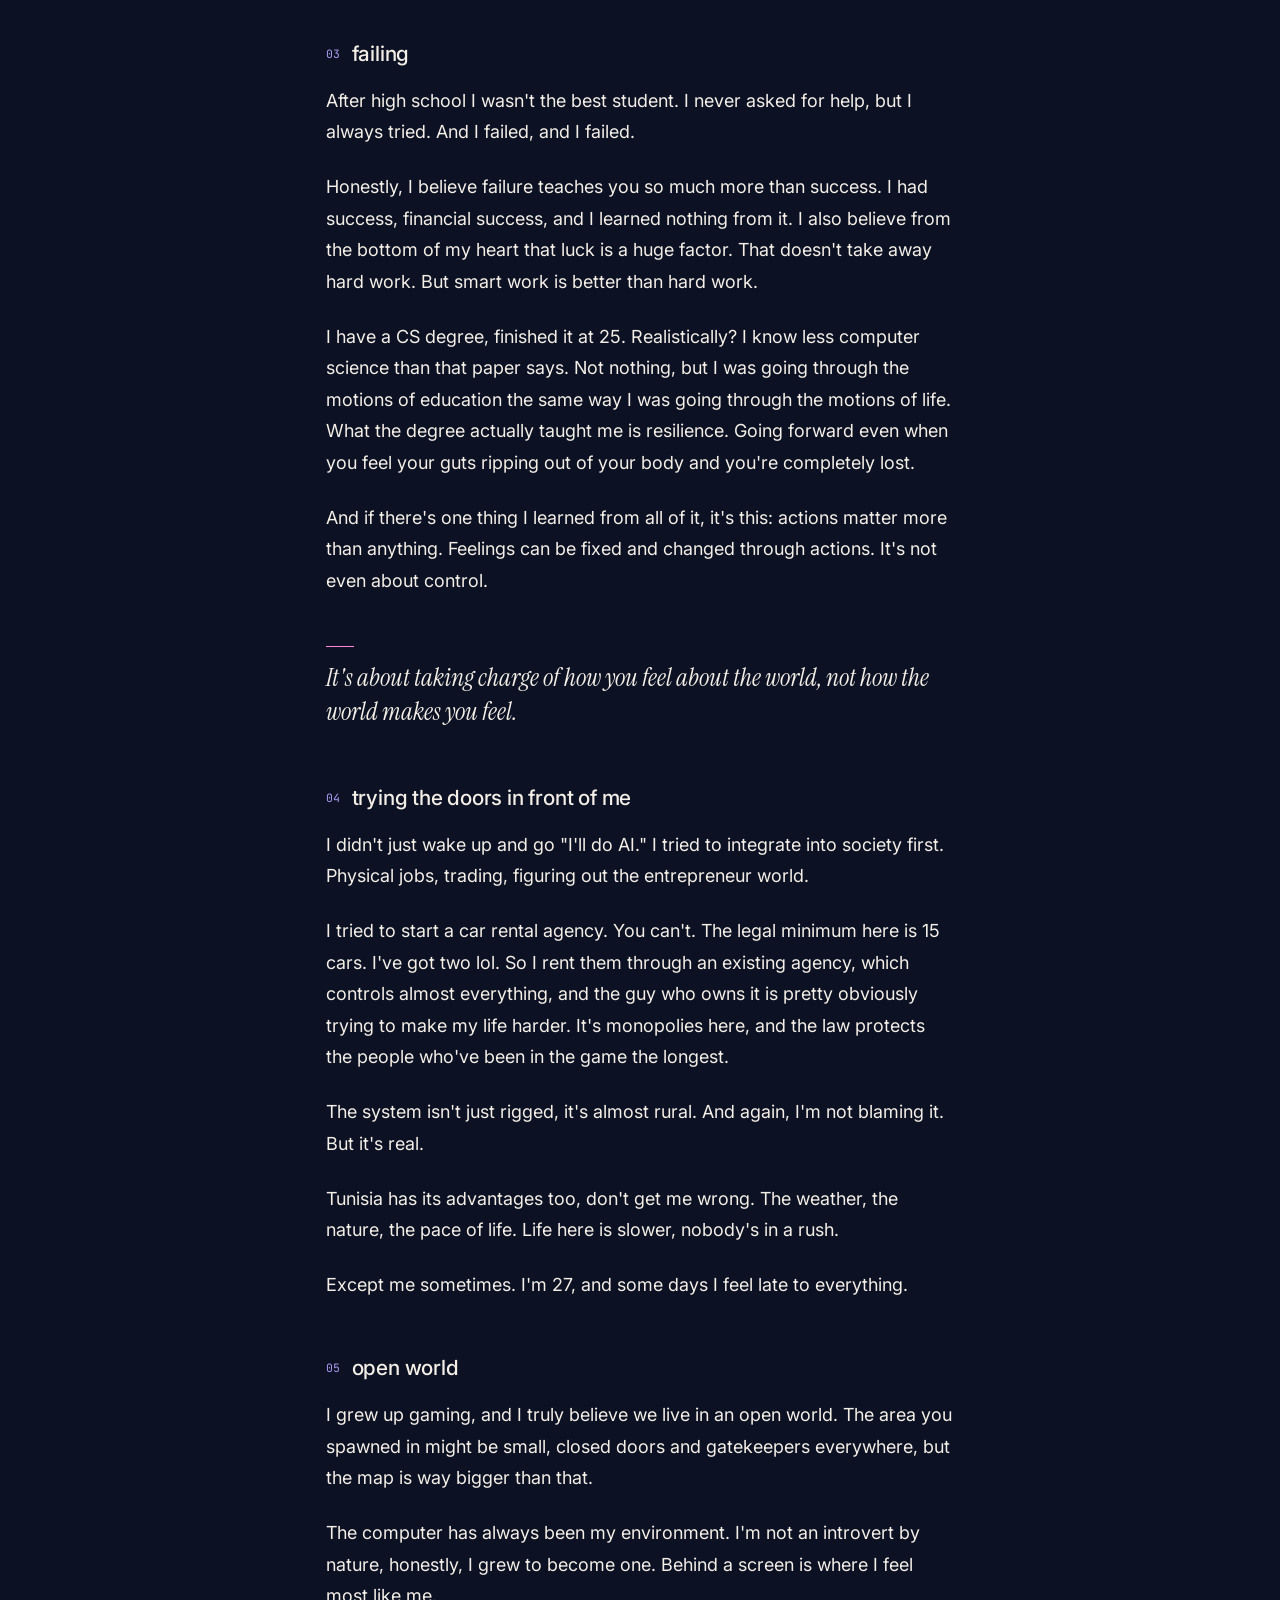
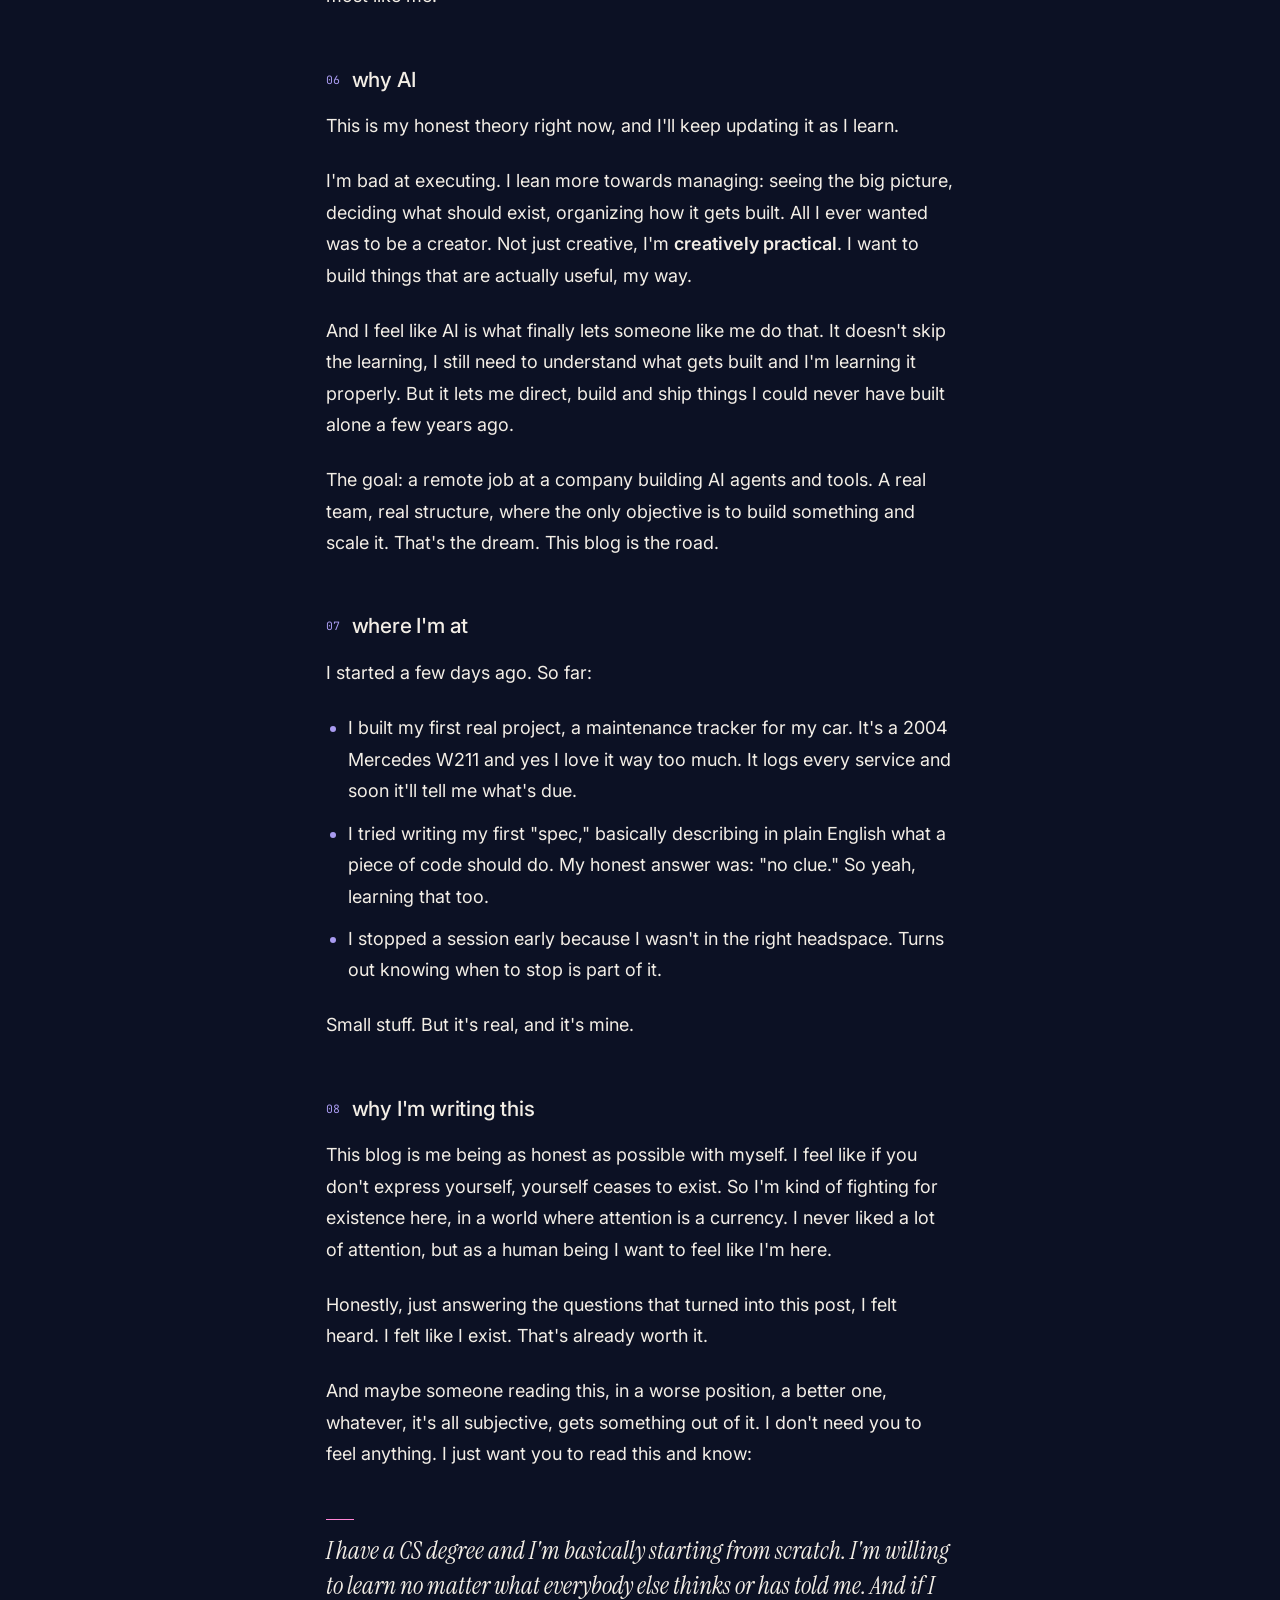
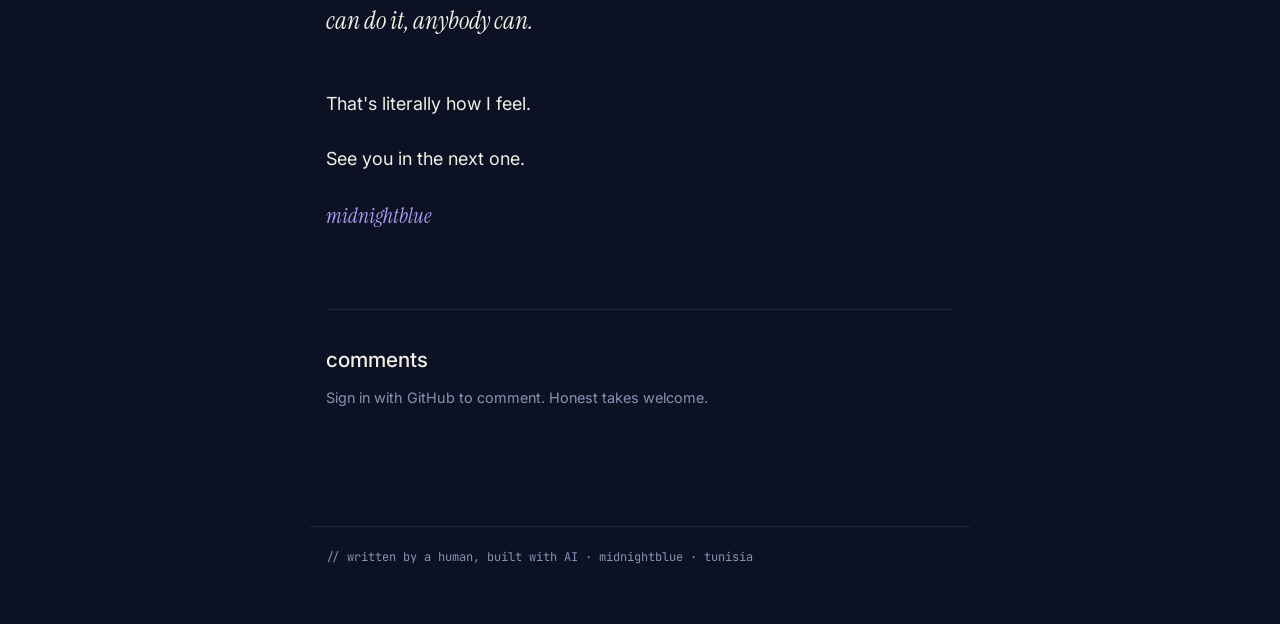
<file: posts/starting-at-27.html>
<!doctype html>
<html lang="en">
<head>
  <meta charset="utf-8">
  <meta name="viewport" content="width=device-width, initial-scale=1">
  <title>If I can do it, anybody can · midnightblue</title>
  <meta name="description" content="Starting a career in AI at 27, from Tunisia.">
  <meta property="og:title" content="If I can do it, anybody can">
  <meta property="og:description" content="Starting a career in AI at 27, from Tunisia.">
  <meta property="og:image" content="https://midnightbluelog.github.io/og.png">
  <meta name="twitter:card" content="summary_large_image">
  <link rel="icon" href="/moon.svg" type="image/svg+xml">
  <link rel="preconnect" href="https://fonts.googleapis.com">
  <link rel="preconnect" href="https://fonts.gstatic.com" crossorigin>
  <link href="https://fonts.googleapis.com/css2?family=Inter:wght@400;500;600&family=Instrument+Serif:ital@0;1&family=JetBrains+Mono:wght@400&display=swap" rel="stylesheet">
  <link rel="stylesheet" href="../style.css">
</head>
<body>
  <header class="site-header">
    <div class="wrap">
      <a class="logo" href="/"><img src="/moon.svg" alt="">midnightblue</a>
      <nav class="nav">
        <a href="../">home</a>
        <a href="../about.html">about</a>
      </nav>
    </div>
  </header>

  <main class="wrap">
    <header class="post-header">
      <h1>If I can do it, anybody can</h1>
      <p class="subtitle">starting a career in AI at 27, from Tunisia</p>
      <div class="meta"><span class="idx">001</span> · 16 nov 2026 · 7 min read · midnightblue</div>
    </header>

    <article class="post">
      <p>When I was a kid I wanted to be an astronaut. I hadn't even explored Earth yet and I was already so eager to go beyond it, out into space. My curiosity had no limits.</p>
      <p>I read a lot of stories about inventors, the people who made things that didn't exist before. And honestly I recognized myself in them, the same curiosity, the same way of processing things. So in my kid brain the math was simple: if I shape my life the way they shaped theirs, I can do what they did.</p>
      <p>I truly believe that when we're kids our imagination of what's achievable is limitless. It really is. Then society and culture slowly bring it down to what's "realistic," to what tools you have, what you know, where you were born.</p>

      <h2>high school</h2>
      <p>For me the moment was high school. The social ladder, people doing dumb shit to fit in, and me just confused the whole time.</p>
      <p>I wasn't bullied. But I was mocked, for doing good at school, for nerding out about stuff, for this, for that. Achievements get laughed at before you even do them. No encouragement. And when you make it somehow, the people around you don't really support you either.</p>
      <p>Creating things used to give me validation and dopamine. Then it just didn't anymore.</p>
      <p>Don't get me wrong, I'm not playing the victim here. I'm not one. As humans we can adapt to any circumstances. But sometimes the environment is just disabling, and you end up seeking more.</p>

      <h2>it wasn't social anxiety</h2>
      <p>For years I thought I had social anxiety. I didn't. I wasn't anxious because of people. I was anxious because I deeply felt like I didn't belong, like a stranger, an alien.</p>
      <p>So I tried to act more like people. And it turned me self-destructive. I'm pretty sure I'm on the spectrum, and I was masking without even being aware of it. Masking is draining, man. I started doing other stuff for dopamine, stuff that didn't give anything back.</p>
      <p>When all I really wanted to do was create.</p>

      <h2>failing</h2>
      <p>After high school I wasn't the best student. I never asked for help, but I always tried. And I failed, and I failed.</p>
      <p>Honestly, I believe failure teaches you so much more than success. I had success, financial success, and I learned nothing from it. I also believe from the bottom of my heart that luck is a huge factor. That doesn't take away hard work. But smart work is better than hard work.</p>
      <p>I have a CS degree, finished it at 25. Realistically? I know less computer science than that paper says. Not nothing, but I was going through the motions of education the same way I was going through the motions of life. What the degree actually taught me is resilience. Going forward even when you feel your guts ripping out of your body and you're completely lost.</p>
      <p>And if there's one thing I learned from all of it, it's this: actions matter more than anything. Feelings can be fixed and changed through actions. It's not even about control.</p>
      <blockquote>It's about taking charge of how you feel about the world, not how the world makes you feel.</blockquote>

      <h2>trying the doors in front of me</h2>
      <p>I didn't just wake up and go "I'll do AI." I tried to integrate into society first. Physical jobs, trading, figuring out the entrepreneur world.</p>
      <p>I tried to start a car rental agency. You can't. The legal minimum here is 15 cars. I've got two lol. So I rent them through an existing agency, which controls almost everything, and the guy who owns it is pretty obviously trying to make my life harder. It's monopolies here, and the law protects the people who've been in the game the longest.</p>
      <p>The system isn't just rigged, it's almost rural. And again, I'm not blaming it. But it's real.</p>
      <p>Tunisia has its advantages too, don't get me wrong. The weather, the nature, the pace of life. Life here is slower, nobody's in a rush.</p>
      <p>Except me sometimes. I'm 27, and some days I feel late to everything.</p>

      <h2>open world</h2>
      <p>I grew up gaming, and I truly believe we live in an open world. The area you spawned in might be small, closed doors and gatekeepers everywhere, but the map is way bigger than that.</p>
      <p>The computer has always been my environment. I'm not an introvert by nature, honestly, I grew to become one. Behind a screen is where I feel most like me.</p>

      <h2>why AI</h2>
      <p>This is my honest theory right now, and I'll keep updating it as I learn.</p>
      <p>I'm bad at executing. I lean more towards managing: seeing the big picture, deciding what should exist, organizing how it gets built. All I ever wanted was to be a creator. Not just creative, I'm <strong>creatively practical</strong>. I want to build things that are actually useful, my way.</p>
      <p>And I feel like AI is what finally lets someone like me do that. It doesn't skip the learning, I still need to understand what gets built and I'm learning it properly. But it lets me direct, build and ship things I could never have built alone a few years ago.</p>
      <p>The goal: a remote job at a company building AI agents and tools. A real team, real structure, where the only objective is to build something and scale it. That's the dream. This blog is the road.</p>

      <h2>where I'm at</h2>
      <p>I started a few days ago. So far:</p>
      <ul>
        <li>I built my first real project, a maintenance tracker for my car. It's a 2004 Mercedes W211 and yes I love it way too much. It logs every service and soon it'll tell me what's due.</li>
        <li>I tried writing my first "spec," basically describing in plain English what a piece of code should do. My honest answer was: "no clue." So yeah, learning that too.</li>
        <li>I stopped a session early because I wasn't in the right headspace. Turns out knowing when to stop is part of it.</li>
      </ul>
      <p>Small stuff. But it's real, and it's mine.</p>

      <h2>why I'm writing this</h2>
      <p>This blog is me being as honest as possible with myself. I feel like if you don't express yourself, yourself ceases to exist. So I'm kind of fighting for existence here, in a world where attention is a currency. I never liked a lot of attention, but as a human being I want to feel like I'm here.</p>
      <p>Honestly, just answering the questions that turned into this post, I felt heard. I felt like I exist. That's already worth it.</p>
      <p>And maybe someone reading this, in a worse position, a better one, whatever, it's all subjective, gets something out of it. I don't need you to feel anything. I just want you to read this and know:</p>
      <blockquote>I have a CS degree and I'm basically starting from scratch. I'm willing to learn no matter what everybody else thinks or has told me. And if I can do it, anybody can.</blockquote>
      <p>That's literally how I feel.</p>
      <p>See you in the next one.</p>
      <p class="signoff">midnightblue</p>
    </article>

    <section class="comments">
      <h2>comments</h2>
      <p class="comments-note">Sign in with GitHub to comment. Honest takes welcome.</p>
      <script src="https://giscus.app/client.js"
        data-repo="midnightbluelog/midnightbluelog.github.io"
        data-repo-id="R_kgDOVvtqlw"
        data-category="Announcements"
        data-category-id="DIC_kwDOVvtql84DLTtb"
        data-mapping="pathname"
        data-strict="1"
        data-reactions-enabled="1"
        data-emit-metadata="0"
        data-input-position="top"
        data-theme="transparent_dark"
        data-lang="en"
        data-loading="lazy"
        crossorigin="anonymous"
        async>
      </script>
    </section>
  </main>

  <footer class="site-footer">
    <div class="wrap">// written by a human, built with AI · midnightblue · tunisia</div>
  </footer>
  <!-- Cloudflare Web Analytics --><script type='module' src='https://static.cloudflareinsights.com/beacon.min.js' data-cf-beacon='{"token": "aa273191af884fa4ae0877963c84672e"}'></script><!-- End Cloudflare Web Analytics -->
</body>
</html>
</file>
<file: style.css>
/* midnightblue: calm night, paper grain, one soft accent */

:root {
  --bg: #0c1124;
  --raised: #111733;
  --line: #1d2447;
  --text: #f3eee6;
  --dim: #8b91b3;
  --lavender: #a99bf0;
  --pink: #ff86d4;
  --max: 660px;
  --mono: "JetBrains Mono", ui-monospace, Consolas, monospace;
}

html { background: var(--bg); }

/* faint dot grid: the "graph paper" under the night sky */
body::after {
  content: "";
  position: fixed;
  inset: 0;
  z-index: -1;
  pointer-events: none;
  background-image: radial-gradient(rgba(169, 155, 240, 0.16) 1px, transparent 1.3px);
  background-size: 28px 28px;
  -webkit-mask-image: radial-gradient(ellipse 90% 60% at 70% 0%, #000 0%, transparent 75%);
  mask-image: radial-gradient(ellipse 90% 60% at 70% 0%, #000 0%, transparent 75%);
}

.mono { font-family: var(--mono); }

* { box-sizing: border-box; }
html { -webkit-text-size-adjust: 100%; }

body {
  margin: 0;
  position: relative;
  background: transparent;
  color: var(--text);
  font-family: "Inter", system-ui, -apple-system, "Segoe UI", sans-serif;
  font-size: 18px;
  line-height: 1.75;
  -webkit-font-smoothing: antialiased;
}

/* paper grain over the whole page */
body::before {
  content: "";
  position: fixed;
  inset: 0;
  pointer-events: none;
  z-index: 10;
  opacity: 0.09;
  background-image: url("data:image/svg+xml,%3Csvg xmlns='http://www.w3.org/2000/svg' width='220' height='220'%3E%3Cfilter id='g'%3E%3CfeTurbulence type='fractalNoise' baseFrequency='0.85' numOctaves='2' stitchTiles='stitch'/%3E%3CfeColorMatrix type='saturate' values='0'/%3E%3C/filter%3E%3Crect width='100%25' height='100%25' filter='url(%23g)'/%3E%3C/svg%3E");
}

a { color: var(--text); text-decoration: underline; text-decoration-color: rgba(169, 155, 240, 0.5); text-underline-offset: 4px; text-decoration-thickness: 1px; }
a:hover { text-decoration-color: var(--pink); }

.wrap { max-width: var(--max); margin: 0 auto; padding: 0 16px; }

/* header */
.site-header { padding: 32px 0 0; }
.site-header .wrap { display: flex; align-items: center; justify-content: space-between; gap: 16px; }
.logo { display: inline-flex; align-items: center; gap: 10px; font-weight: 500; font-size: 1.02rem; letter-spacing: -0.01em; text-decoration: none; }
.logo img { width: 28px; height: 28px; }
.nav { display: flex; gap: 22px; font-size: 0.82rem; font-family: var(--mono); }
.nav a { color: var(--dim); text-decoration: none; }
.nav a:hover, .nav a.active { color: var(--text); }

/* hero */
.hero { padding: 56px 0 40px; }
.hero-art { display: block; width: 100%; max-width: 420px; height: auto; margin: 0 0 20px -12px; }
.hero h1 {
  font-weight: 500;
  font-size: clamp(1.9rem, 5.6vw, 2.6rem);
  line-height: 1.18;
  letter-spacing: -0.025em;
  margin: 0 0 18px;
}
.serif { font-family: "Instrument Serif", Georgia, serif; font-style: italic; font-weight: 400; color: var(--lavender); letter-spacing: 0; }
.hero p { color: var(--dim); margin: 0; }
.tagline { font-family: var(--mono); font-size: 0.8rem; letter-spacing: 0.02em; margin-bottom: 12px !important; }

/* live status line, like a process that's running */
.status {
  display: inline-flex; align-items: center; gap: 10px;
  margin-top: 26px !important;
  padding: 8px 14px;
  border: 1px solid var(--line);
  border-radius: 8px;
  background: rgba(17, 23, 51, 0.6);
  font-family: var(--mono);
  font-size: 0.8rem;
  color: var(--dim) !important;
}
.status b { color: var(--text); font-weight: 400; }
.status .live { width: 7px; height: 7px; border-radius: 50%; background: #7ee2a8; box-shadow: 0 0 0 0 rgba(126, 226, 168, .6); animation: ping 2.4s infinite; }
.cursor { display: inline-block; width: 7px; height: 1em; background: var(--lavender); margin-left: 2px; vertical-align: -2px; animation: blink 1.1s steps(1) infinite; }
@keyframes blink { 50% { opacity: 0; } }
@keyframes ping { 0% { box-shadow: 0 0 0 0 rgba(126, 226, 168, .55); } 80%, 100% { box-shadow: 0 0 0 8px rgba(126, 226, 168, 0); } }
@media (prefers-reduced-motion: reduce) { .cursor, .status .live { animation: none; } }
.tagline::before { content: ""; display: inline-block; width: 6px; height: 6px; border-radius: 50%; background: var(--pink); margin: 0 10px 2px 0; vertical-align: middle; }

/* sections */
.section { padding: 28px 0; }
.section h2 { font-family: var(--mono); font-size: 0.75rem; font-weight: 400; text-transform: lowercase; letter-spacing: 0.04em; color: var(--dim); margin: 0 0 14px; }
.section h2::before { content: "~/"; color: var(--lavender); }

.card {
  display: block;
  padding: 22px 0;
  border-top: 1px solid var(--line);
  color: var(--text);
  text-decoration: none;
}
.card:last-child { border-bottom: 1px solid var(--line); }
a.card:hover h3 { color: var(--lavender); }
.card h3 { font-weight: 500; margin: 0 0 6px; font-size: 1.2rem; line-height: 1.4; letter-spacing: -0.01em; transition: color .2s; }
.card p { margin: 0; color: var(--dim); font-size: 0.97rem; }
.meta { font-family: var(--mono); font-size: 0.75rem; color: var(--dim); margin-bottom: 6px; }
.meta .idx { color: var(--lavender); }
.tag { display: inline-block; font-family: var(--mono); font-size: 0.72rem; color: var(--lavender); margin-top: 10px; }

/* post */
.post-header { padding: 64px 0 24px; }
.post-header h1 { font-weight: 500; font-size: clamp(1.9rem, 5.4vw, 2.5rem); line-height: 1.2; letter-spacing: -0.025em; margin: 0 0 10px; }
.post-header .subtitle { font-family: "Instrument Serif", Georgia, serif; font-style: italic; color: var(--lavender); font-size: 1.3rem; margin: 0 0 10px; }
.post { padding-bottom: 48px; counter-reset: sec; }
.post h2 { font-weight: 500; font-size: 1.3rem; letter-spacing: -0.01em; margin: 2.4em 0 0.6em; }
.post h2::before { counter-increment: sec; content: counter(sec, decimal-leading-zero); font-family: var(--mono); font-size: 0.72rem; font-weight: 400; color: var(--lavender); margin-right: 12px; vertical-align: 3px; }
.post p { margin: 0 0 1.3em; }
.post ul { padding-left: 1.2em; margin: 0 0 1.3em; }
.post li { margin-bottom: 0.6em; }
.post li::marker { color: var(--lavender); }
.post blockquote {
  margin: 2em 0;
  padding: 0;
  font-family: "Instrument Serif", Georgia, serif;
  font-style: italic;
  font-size: 1.55rem;
  line-height: 1.4;
  color: var(--text);
}
.post blockquote::before { content: ""; display: block; width: 28px; height: 1px; background: var(--pink); margin-bottom: 14px; }
.post strong { font-weight: 600; }
.signoff { font-family: "Instrument Serif", Georgia, serif; font-style: italic; font-size: 1.3rem; color: var(--lavender); }

hr { border: 0; border-top: 1px solid var(--line); margin: 32px 0; }

/* footer */
.site-footer { padding: 40px 0 56px; color: var(--dim); font-family: var(--mono); font-size: 0.75rem; }
.site-footer .wrap { border-top: 1px solid var(--line); padding-top: 20px; }

@media (max-width: 480px) {
  body { font-size: 17px; }
  .hero { padding: 56px 0 28px; }
  .hero-art { margin-left: -8px; }
  .nav { gap: 16px; }
}

/* post images and links */
.post-photo { margin: 0 0 2em; }
.post-photo img { display: block; width: 100%; height: auto; border-radius: 10px; border: 1px solid var(--line); }
.post a { color: var(--lavender); text-underline-offset: 3px; }
.post a:hover { color: var(--pink); }

/* comments (giscus) */
.comments { border-top: 1px solid var(--line); padding: 32px 0 56px; }
.comments h2 { font-weight: 500; font-size: 1.3rem; margin: 0 0 6px; }
.comments-note { color: var(--dim); font-size: 0.9rem; margin: 0 0 20px; }
</file>
